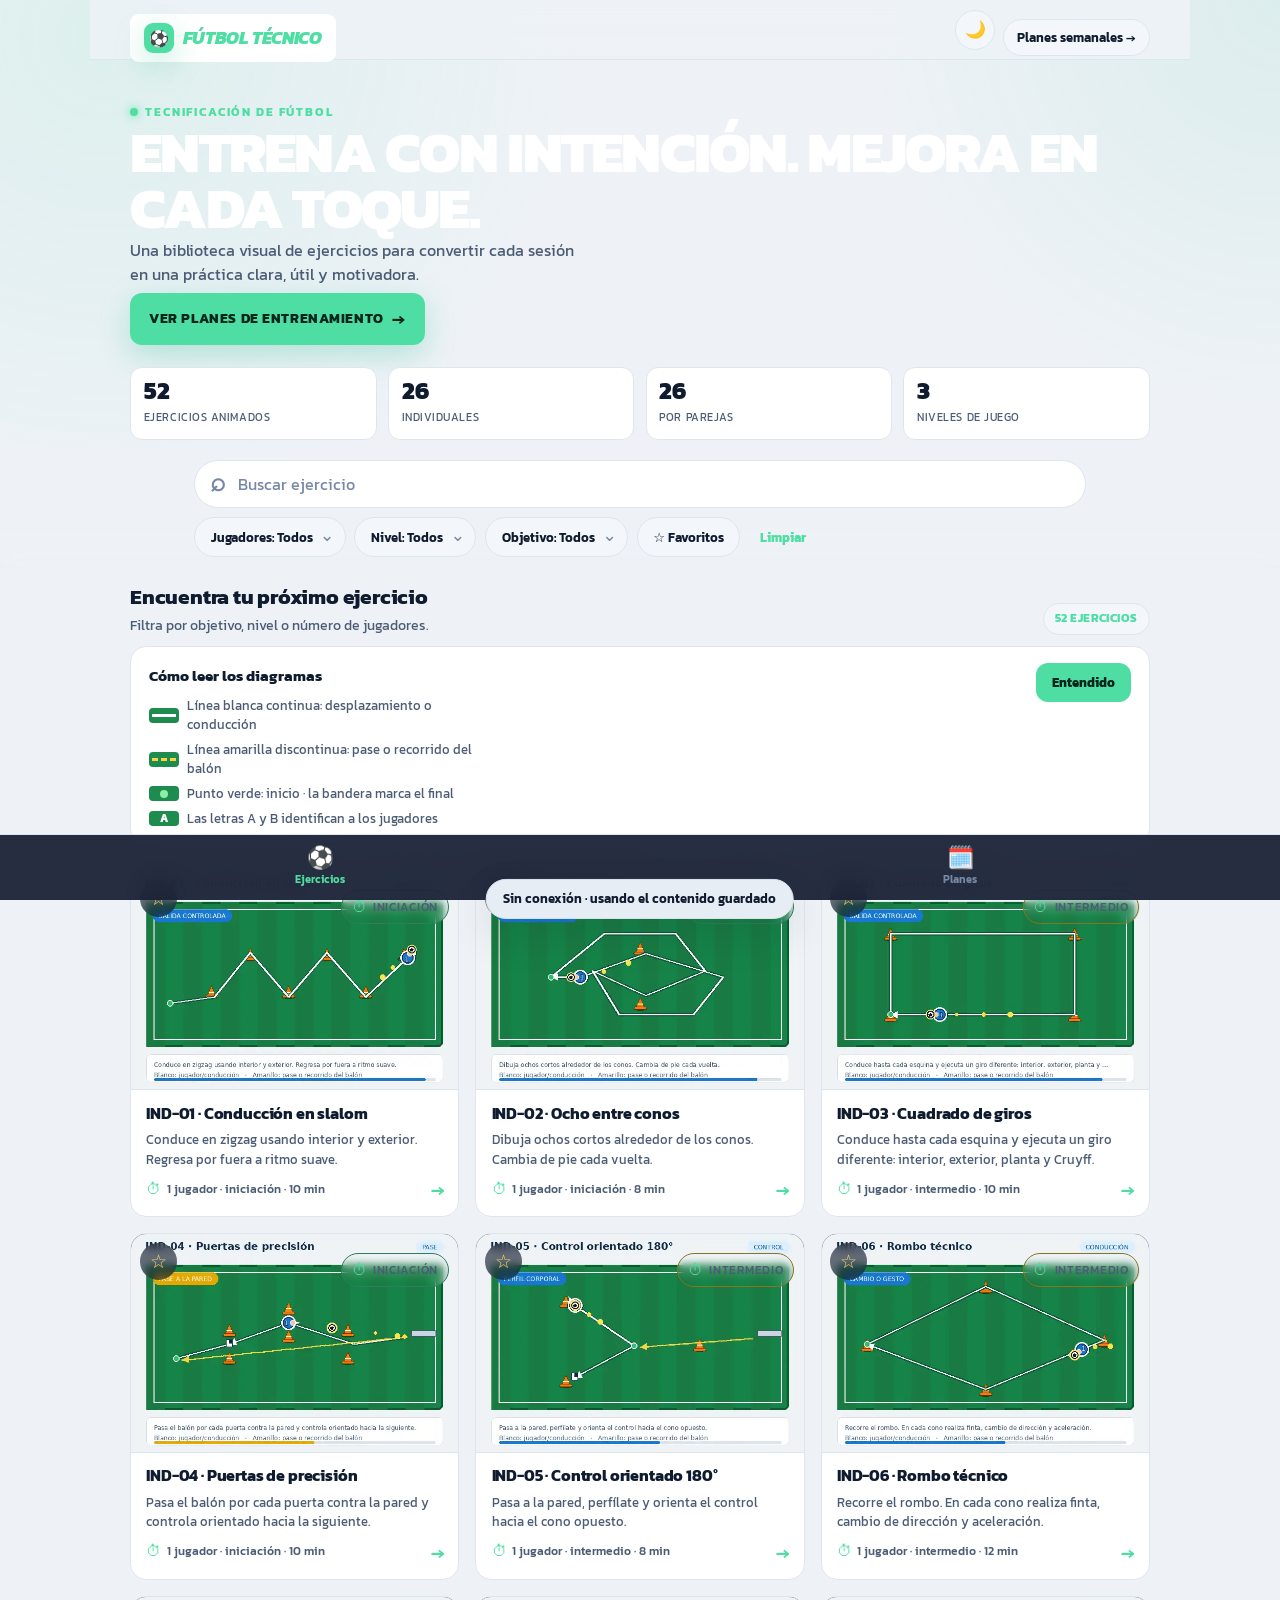
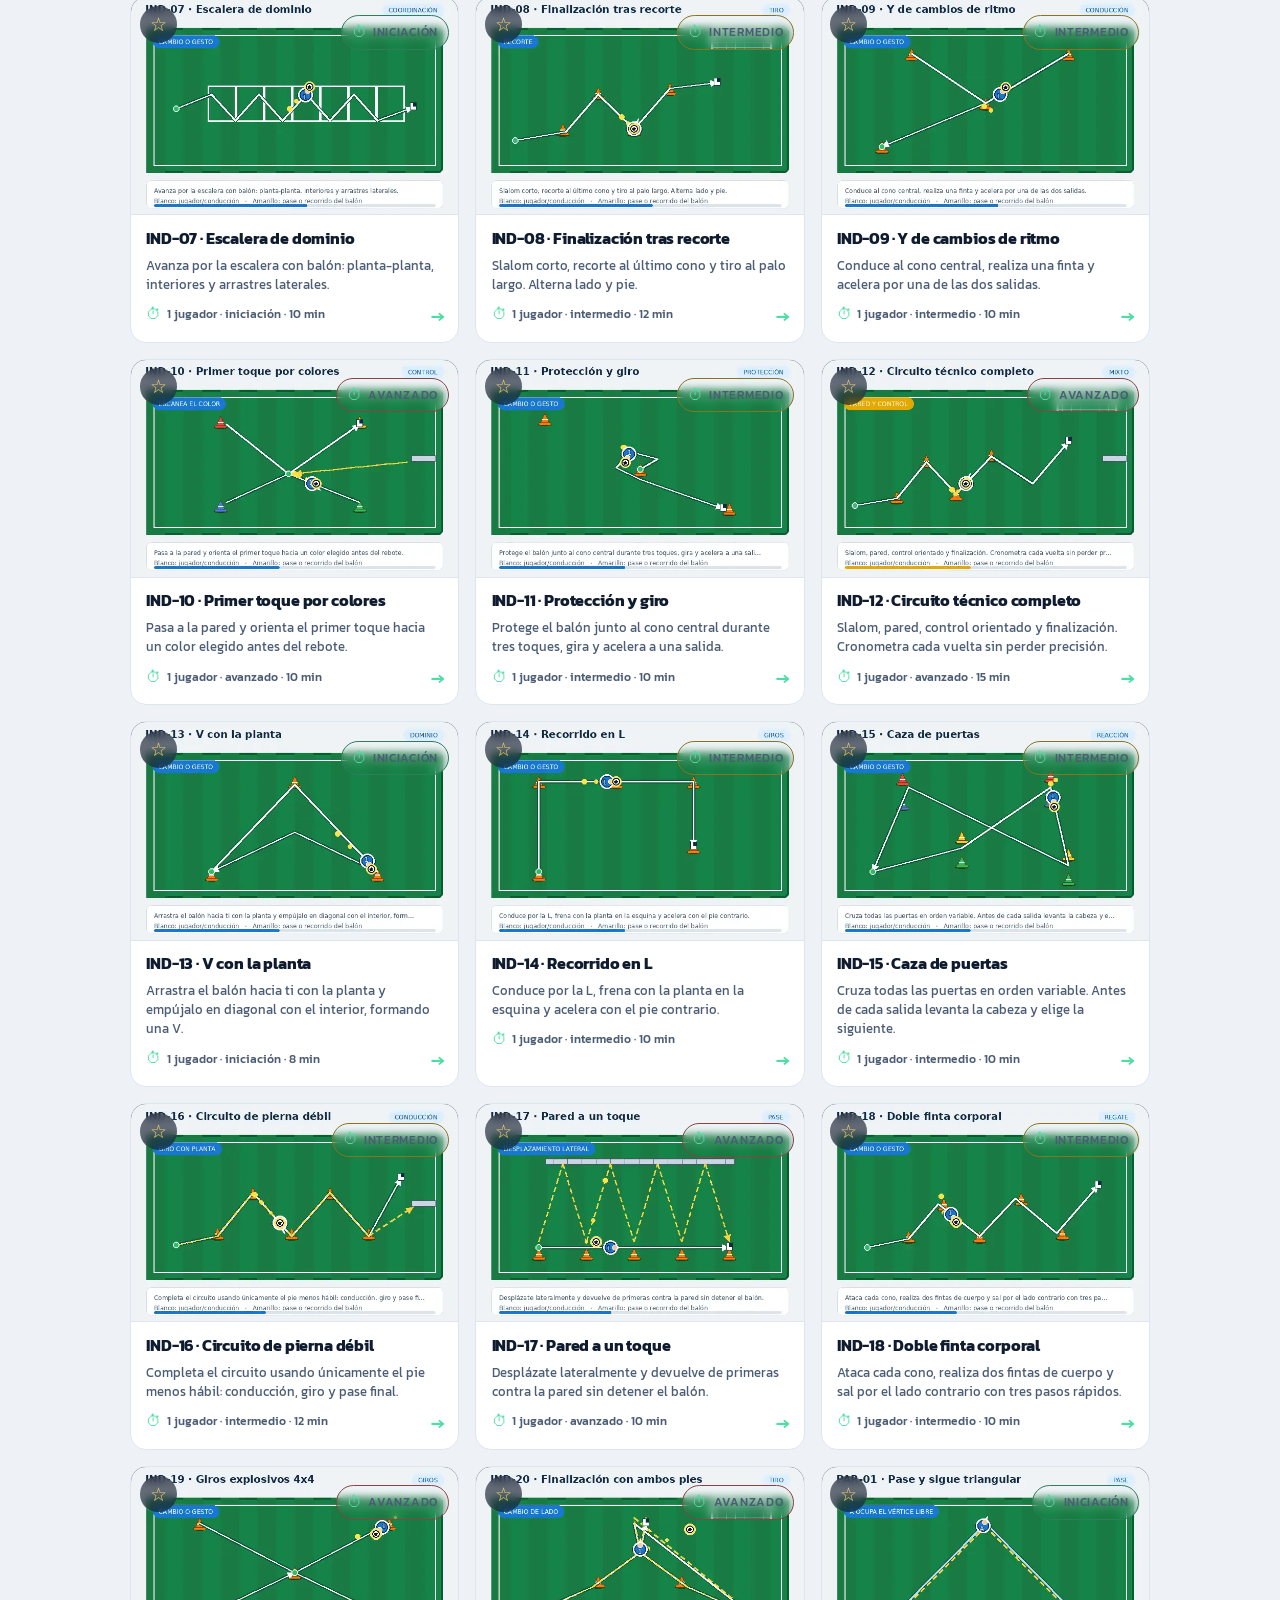
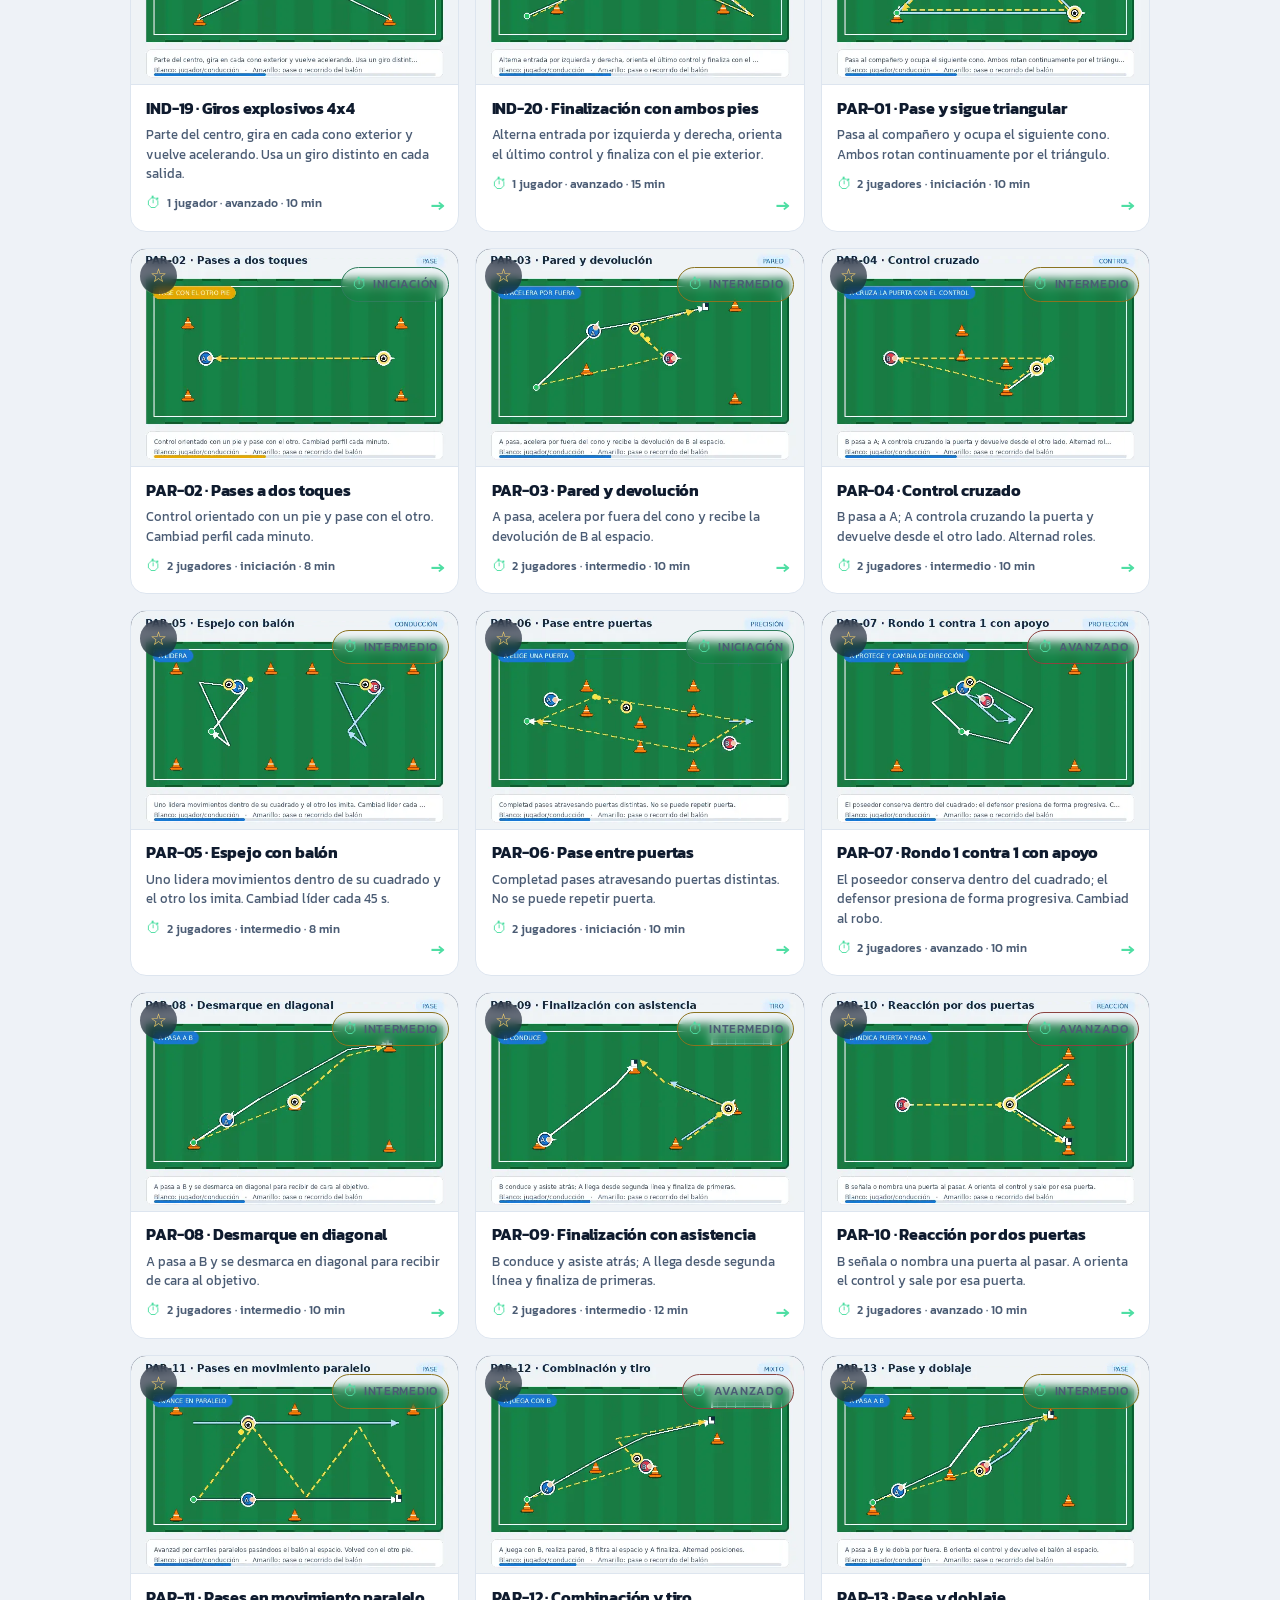
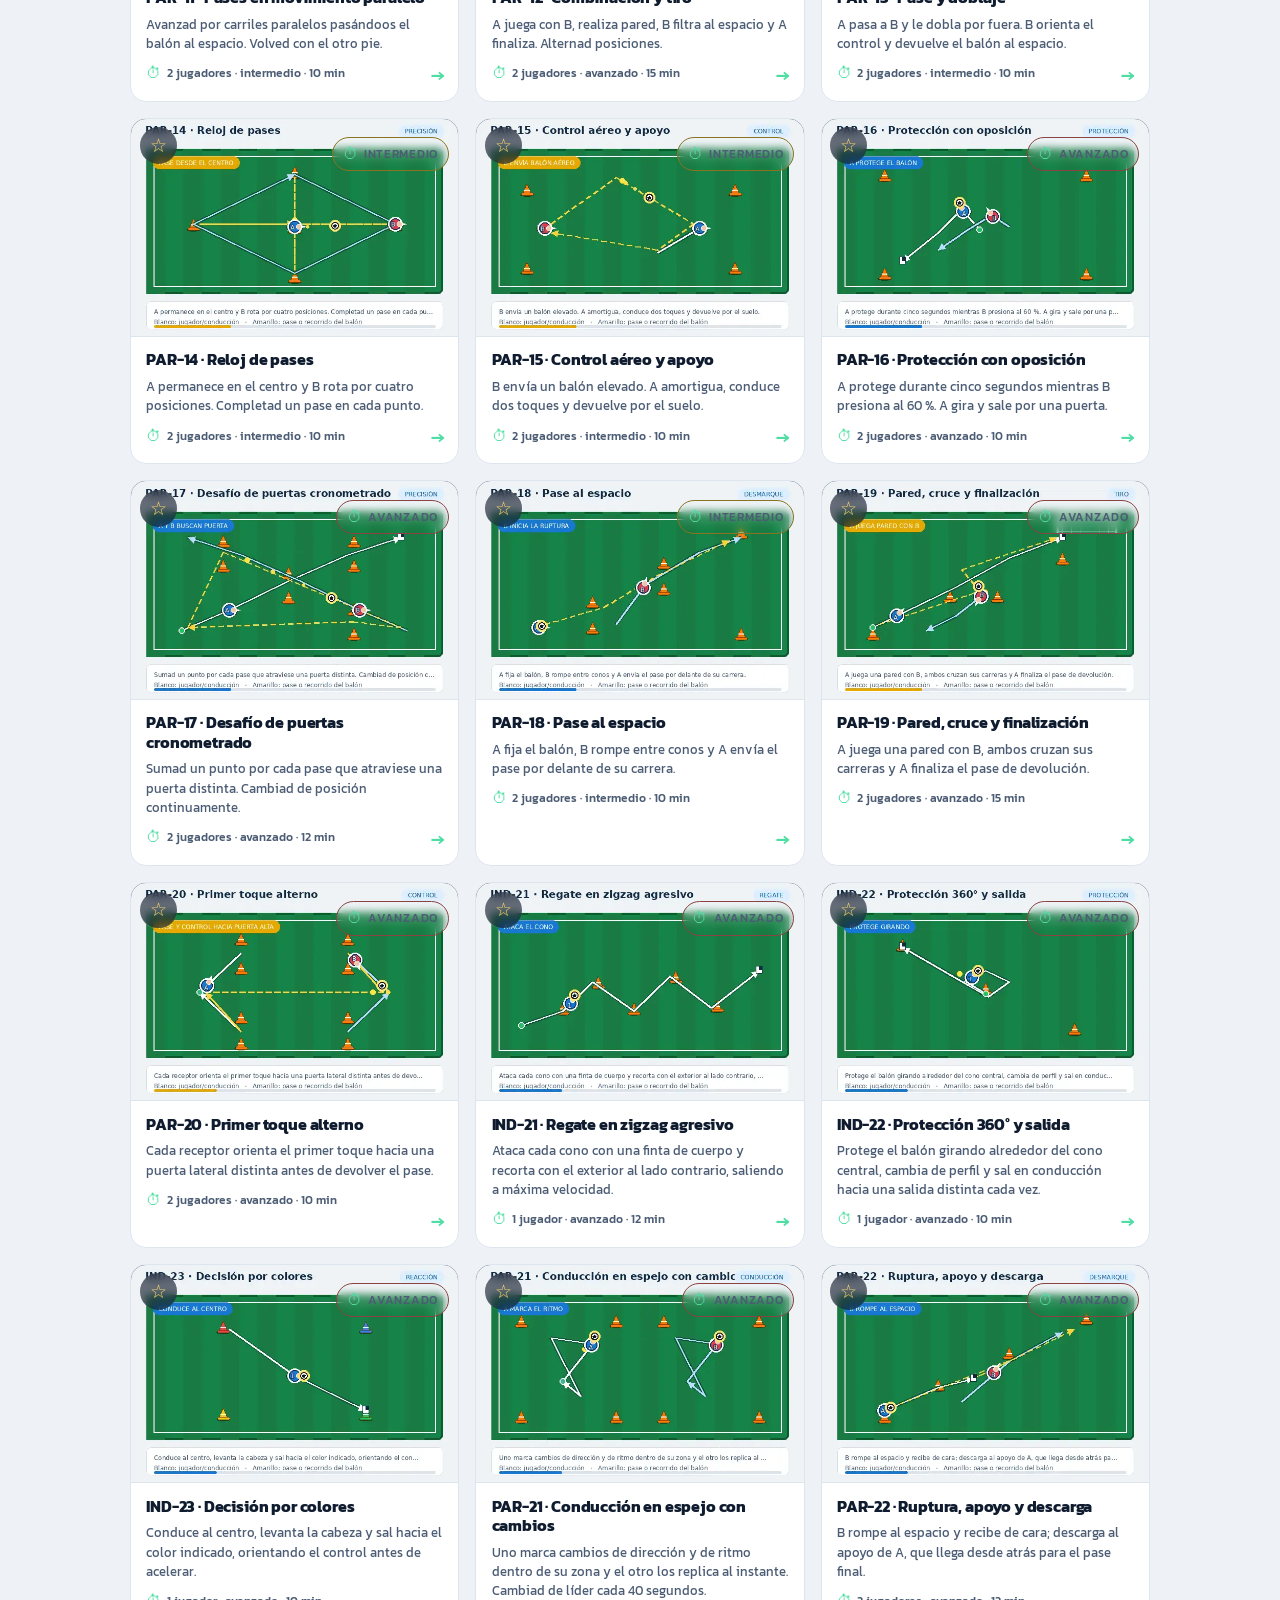
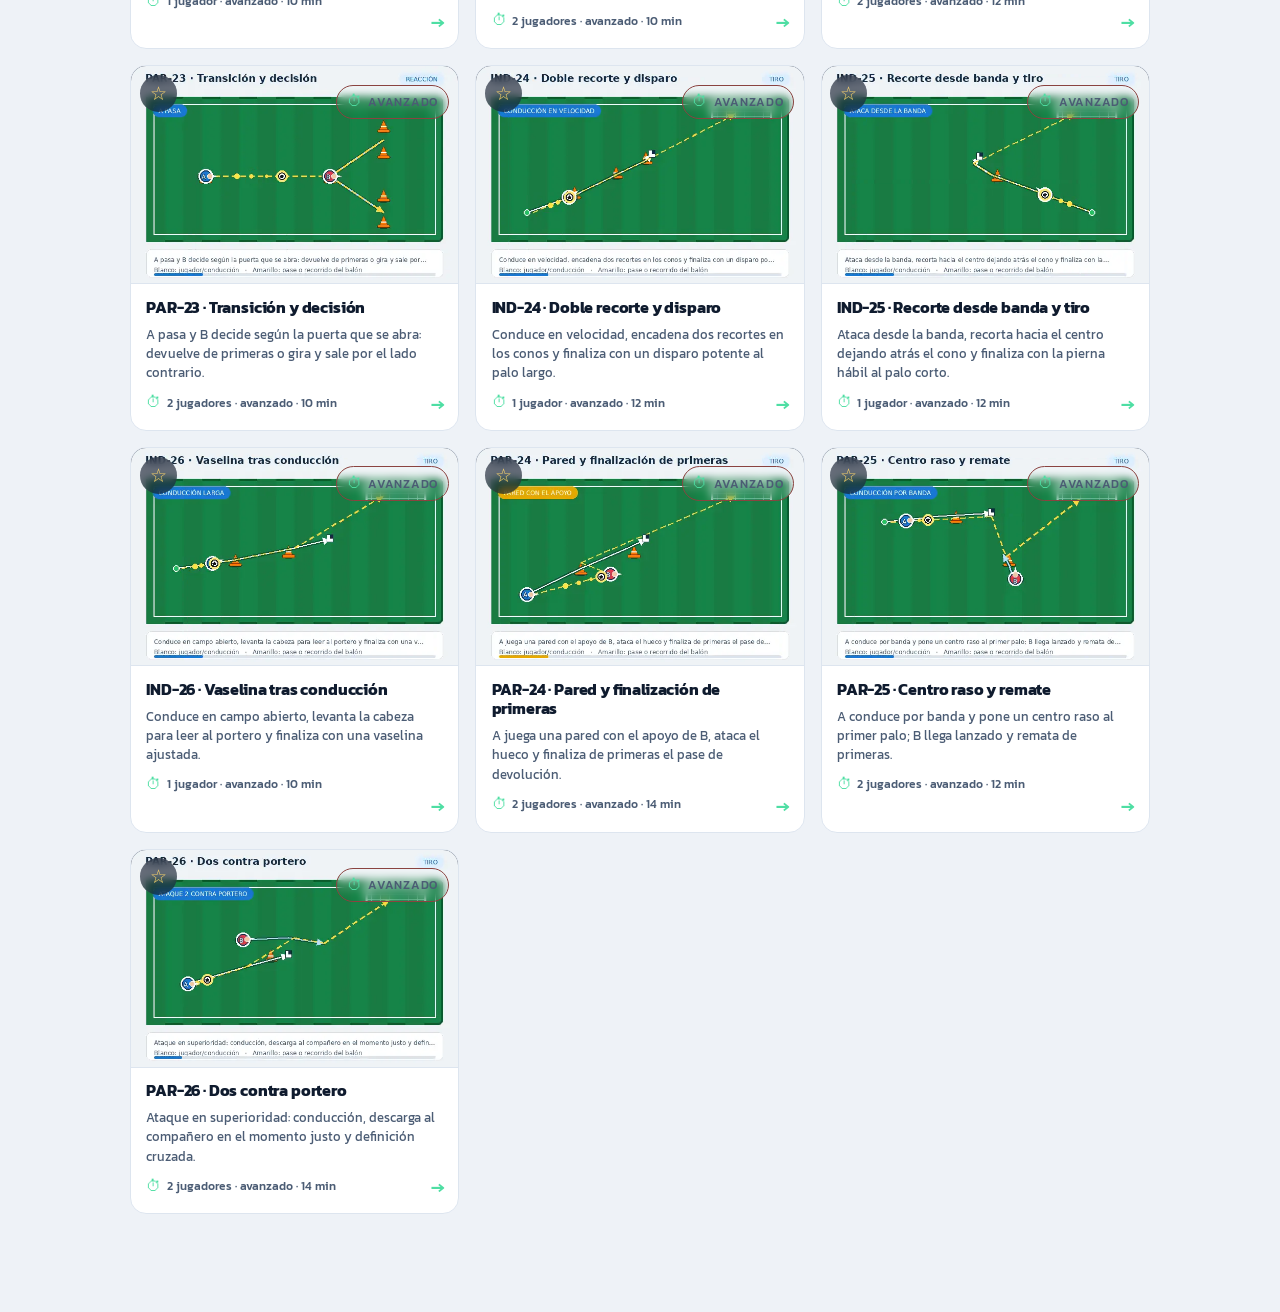
<file: index.html>
<!doctype html><html lang="es"><meta charset="utf-8"><meta name="viewport" content="width=device-width,initial-scale=1,viewport-fit=cover"><meta name="description" content="Biblioteca visual de tecnificación de fútbol: 52 ejercicios animados con filtros por objetivo, nivel y número de jugadores."><meta name="theme-color" content="#0b1326"><script>try{var _t=JSON.parse(localStorage.getItem('ft:tema'));document.documentElement.dataset.theme=_t||'dark'}catch(e){}</script><link rel="preconnect" href="https://fonts.googleapis.com"><link rel="preconnect" href="https://fonts.gstatic.com" crossorigin><link href="https://fonts.googleapis.com/css2?family=Kanit:ital,wght@0,300;0,400;0,500;0,600;0,700;0,800;1,600;1,800&display=swap" rel="stylesheet" media="print" onload="this.media='all'"><noscript><link href="https://fonts.googleapis.com/css2?family=Kanit:wght@300;400;500;600;700;800&display=swap" rel="stylesheet"></noscript><link rel="manifest" href="manifest.webmanifest"><link rel="icon" type="image/png" href="icon-192.png"><link rel="apple-touch-icon" href="apple-touch-icon.png"><title>Tecnificación de fútbol · SVG + GIF</title><style>*{box-sizing:border-box}body{margin:0;font:16px system-ui;background:#eef3f6;color:#102a43}header{background:linear-gradient(135deg,#102a43,#145da0);color:white;padding:30px max(20px,5vw)}h1{margin:0 0 8px}header p{margin:0;color:#dceeff}header a{display:inline-block;margin-top:16px;padding:9px 14px;border-radius:9px;background:white;color:#145da0;text-decoration:none;font-weight:700}.filters{position:sticky;top:0;background:#fffe;padding:14px max(20px,5vw);display:flex;flex-wrap:wrap;gap:10px;box-shadow:0 2px 12px #0002;z-index:2;backdrop-filter:blur(10px)}select{padding:10px;border:1px solid #ccd6df;border-radius:8px;background:white}main{padding:24px max(20px,5vw);display:grid;grid-template-columns:repeat(auto-fit,minmax(320px,1fr));gap:18px}.card{background:white;border-radius:16px;overflow:hidden;box-shadow:0 6px 24px #102a4318;transition:.2s}.card:hover{transform:translateY(-3px);box-shadow:0 10px 30px #102a4328}.card img{width:100%;display:block}.card div{padding:14px}.card span{display:block;color:#486581;margin-top:6px}.card p{font-size:14px;line-height:1.45}.hide{display:none}</style><link rel="stylesheet" href="ui.css"><header><h1>Tecnificación de fútbol</h1><p>52 ejercicios animados: 26 individuales y 26 por parejas</p><a href="planes.html">Ver planes de 3 días por semana</a></header><div class="filters"><select id="p"><option value="">Jugadores: todos</option><option value="1">1 jugador</option><option value="2">2 jugadores</option></select><select id="n"><option value="">Nivel: todos</option><option>iniciación</option><option>intermedio</option><option>avanzado</option></select><select id="o"><option value="">Objetivo: todos</option><option>conducción</option><option>giros</option><option>pase</option><option>control</option><option>coordinación</option><option>tiro</option><option>protección</option><option>mixto</option><option>dominio</option><option>reacción</option><option>regate</option><option>pared</option><option>precisión</option><option>desmarque</option></select></div><main><article class="card" data-p="1" data-o="conducción" data-n="iniciación"><img loading="lazy" src="webp/ind-01-conduccion-en-slalom.webp" alt="Conducción en slalom"><div><b>IND-01 · Conducción en slalom</b><span>1 jugador · iniciación · 10 min</span><p>Conduce en zigzag usando interior y exterior. Regresa por fuera a ritmo suave.</p><p><b>Secuencia:</b> Conducción técnica → Cambio o gesto → Salida controlada</p></div></article><article class="card" data-p="1" data-o="conducción" data-n="iniciación"><img loading="lazy" src="webp/ind-02-ocho-entre-conos.webp" alt="Ocho entre conos"><div><b>IND-02 · Ocho entre conos</b><span>1 jugador · iniciación · 8 min</span><p>Dibuja ochos cortos alrededor de los conos. Cambia de pie cada vuelta.</p><p><b>Secuencia:</b> Conducción técnica → Cambio o gesto → Salida controlada</p></div></article><article class="card" data-p="1" data-o="giros" data-n="intermedio"><img loading="lazy" src="webp/ind-03-cuadrado-de-giros.webp" alt="Cuadrado de giros"><div><b>IND-03 · Cuadrado de giros</b><span>1 jugador · intermedio · 10 min</span><p>Conduce hasta cada esquina y ejecuta un giro diferente: interior, exterior, planta y Cruyff.</p><p><b>Secuencia:</b> Conducción técnica → Cambio o gesto → Salida controlada</p></div></article><article class="card" data-p="1" data-o="pase" data-n="iniciación"><img loading="lazy" src="webp/ind-04-puertas-de-precision.webp" alt="Puertas de precisión"><div><b>IND-04 · Puertas de precisión</b><span>1 jugador · iniciación · 10 min</span><p>Pasa el balón por cada puerta contra la pared y controla orientado hacia la siguiente.</p><p><b>Secuencia:</b> Conduce a la puerta → Pase a la pared → Control hacia la siguiente</p></div></article><article class="card" data-p="1" data-o="control" data-n="intermedio"><img loading="lazy" src="webp/ind-05-control-orientado-180-.webp" alt="Control orientado 180°"><div><b>IND-05 · Control orientado 180°</b><span>1 jugador · intermedio · 8 min</span><p>Pasa a la pared, perfílate y orienta el control hacia el cono opuesto.</p><p><b>Secuencia:</b> Pase a la pared → Perfil corporal → Control orientado 180°</p></div></article><article class="card" data-p="1" data-o="conducción" data-n="intermedio"><img loading="lazy" src="webp/ind-06-rombo-tecnico.webp" alt="Rombo técnico"><div><b>IND-06 · Rombo técnico</b><span>1 jugador · intermedio · 12 min</span><p>Recorre el rombo. En cada cono realiza finta, cambio de dirección y aceleración.</p><p><b>Secuencia:</b> Conducción técnica → Cambio o gesto → Salida controlada</p></div></article><article class="card" data-p="1" data-o="coordinación" data-n="iniciación"><img loading="lazy" src="webp/ind-07-escalera-de-dominio.webp" alt="Escalera de dominio"><div><b>IND-07 · Escalera de dominio</b><span>1 jugador · iniciación · 10 min</span><p>Avanza por la escalera con balón: planta-planta, interiores y arrastres laterales.</p><p><b>Secuencia:</b> Conducción técnica → Cambio o gesto → Salida controlada</p></div></article><article class="card" data-p="1" data-o="tiro" data-n="intermedio"><img loading="lazy" src="webp/ind-08-finalizacion-tras-recorte.webp" alt="Finalización tras recorte"><div><b>IND-08 · Finalización tras recorte</b><span>1 jugador · intermedio · 12 min</span><p>Slalom corto, recorte al último cono y tiro al palo largo. Alterna lado y pie.</p><p><b>Secuencia:</b> Slalom → Recorte → Tiro al palo largo</p></div></article><article class="card" data-p="1" data-o="conducción" data-n="intermedio"><img loading="lazy" src="webp/ind-09-y-de-cambios-de-ritmo.webp" alt="Y de cambios de ritmo"><div><b>IND-09 · Y de cambios de ritmo</b><span>1 jugador · intermedio · 10 min</span><p>Conduce al cono central, realiza una finta y acelera por una de las dos salidas.</p><p><b>Secuencia:</b> Conducción técnica → Cambio o gesto → Salida controlada</p></div></article><article class="card" data-p="1" data-o="control" data-n="avanzado"><img loading="lazy" src="webp/ind-10-primer-toque-por-colores.webp" alt="Primer toque por colores"><div><b>IND-10 · Primer toque por colores</b><span>1 jugador · avanzado · 10 min</span><p>Pasa a la pared y orienta el primer toque hacia un color elegido antes del rebote.</p><p><b>Secuencia:</b> Pase a la pared → Escanea el color → Primer toque hacia la puerta</p></div></article><article class="card" data-p="1" data-o="protección" data-n="intermedio"><img loading="lazy" src="webp/ind-11-proteccion-y-giro.webp" alt="Protección y giro"><div><b>IND-11 · Protección y giro</b><span>1 jugador · intermedio · 10 min</span><p>Protege el balón junto al cono central durante tres toques, gira y acelera a una salida.</p><p><b>Secuencia:</b> Conducción técnica → Cambio o gesto → Salida controlada</p></div></article><article class="card" data-p="1" data-o="mixto" data-n="avanzado"><img loading="lazy" src="webp/ind-12-circuito-tecnico-completo.webp" alt="Circuito técnico completo"><div><b>IND-12 · Circuito técnico completo</b><span>1 jugador · avanzado · 15 min</span><p>Slalom, pared, control orientado y finalización. Cronometra cada vuelta sin perder precisión.</p><p><b>Secuencia:</b> Slalom → Pared y control → Finalización</p></div></article><article class="card" data-p="1" data-o="dominio" data-n="iniciación"><img loading="lazy" src="webp/ind-13-v-con-la-planta.webp" alt="V con la planta"><div><b>IND-13 · V con la planta</b><span>1 jugador · iniciación · 8 min</span><p>Arrastra el balón hacia ti con la planta y empújalo en diagonal con el interior, formando una V.</p><p><b>Secuencia:</b> Conducción técnica → Cambio o gesto → Salida controlada</p></div></article><article class="card" data-p="1" data-o="giros" data-n="intermedio"><img loading="lazy" src="webp/ind-14-recorrido-en-l.webp" alt="Recorrido en L"><div><b>IND-14 · Recorrido en L</b><span>1 jugador · intermedio · 10 min</span><p>Conduce por la L, frena con la planta en la esquina y acelera con el pie contrario.</p><p><b>Secuencia:</b> Conducción técnica → Cambio o gesto → Salida controlada</p></div></article><article class="card" data-p="1" data-o="reacción" data-n="intermedio"><img loading="lazy" src="webp/ind-15-caza-de-puertas.webp" alt="Caza de puertas"><div><b>IND-15 · Caza de puertas</b><span>1 jugador · intermedio · 10 min</span><p>Cruza todas las puertas en orden variable. Antes de cada salida levanta la cabeza y elige la siguiente.</p><p><b>Secuencia:</b> Conducción técnica → Cambio o gesto → Salida controlada</p></div></article><article class="card" data-p="1" data-o="conducción" data-n="intermedio"><img loading="lazy" src="webp/ind-16-circuito-de-pierna-debil.webp" alt="Circuito de pierna débil"><div><b>IND-16 · Circuito de pierna débil</b><span>1 jugador · intermedio · 12 min</span><p>Completa el circuito usando únicamente el pie menos hábil: conducción, giro y pase final.</p><p><b>Secuencia:</b> Solo pie débil → Giro con planta → Pase final</p></div></article><article class="card" data-p="1" data-o="pase" data-n="avanzado"><img loading="lazy" src="webp/ind-17-pared-a-un-toque.webp" alt="Pared a un toque"><div><b>IND-17 · Pared a un toque</b><span>1 jugador · avanzado · 10 min</span><p>Desplázate lateralmente y devuelve de primeras contra la pared sin detener el balón.</p><p><b>Secuencia:</b> Pase de primeras → Desplazamiento lateral → Repite sin detener el balón</p></div></article><article class="card" data-p="1" data-o="regate" data-n="intermedio"><img loading="lazy" src="webp/ind-18-doble-finta-corporal.webp" alt="Doble finta corporal"><div><b>IND-18 · Doble finta corporal</b><span>1 jugador · intermedio · 10 min</span><p>Ataca cada cono, realiza dos fintas de cuerpo y sal por el lado contrario con tres pasos rápidos.</p><p><b>Secuencia:</b> Conducción técnica → Cambio o gesto → Salida controlada</p></div></article><article class="card" data-p="1" data-o="giros" data-n="avanzado"><img loading="lazy" src="webp/ind-19-giros-explosivos-4x4.webp" alt="Giros explosivos 4x4"><div><b>IND-19 · Giros explosivos 4x4</b><span>1 jugador · avanzado · 10 min</span><p>Parte del centro, gira en cada cono exterior y vuelve acelerando. Usa un giro distinto en cada salida.</p><p><b>Secuencia:</b> Conducción técnica → Cambio o gesto → Salida controlada</p></div></article><article class="card" data-p="1" data-o="tiro" data-n="avanzado"><img loading="lazy" src="webp/ind-20-finalizacion-con-ambos-pies.webp" alt="Finalización con ambos pies"><div><b>IND-20 · Finalización con ambos pies</b><span>1 jugador · avanzado · 15 min</span><p>Alterna entrada por izquierda y derecha, orienta el último control y finaliza con el pie exterior.</p><p><b>Secuencia:</b> Entrada izquierda y tiro → Cambio de lado → Entrada derecha y tiro</p></div></article><article class="card" data-p="2" data-o="pase" data-n="iniciación"><img loading="lazy" src="webp/par-01-pase-y-sigue-triangular.webp" alt="Pase y sigue triangular"><div><b>PAR-01 · Pase y sigue triangular</b><span>2 jugadores · iniciación · 10 min</span><p>Pasa al compañero y ocupa el siguiente cono. Ambos rotan continuamente por el triángulo.</p><p><b>Secuencia:</b> A pasa a B → A ocupa el vértice libre → B pasa a A</p></div></article><article class="card" data-p="2" data-o="pase" data-n="iniciación"><img loading="lazy" src="webp/par-02-pases-a-dos-toques.webp" alt="Pases a dos toques"><div><b>PAR-02 · Pases a dos toques</b><span>2 jugadores · iniciación · 8 min</span><p>Control orientado con un pie y pase con el otro. Cambiad perfil cada minuto.</p><p><b>Secuencia:</b> Control orientado → Pase con el otro pie → Cambio de receptor</p></div></article><article class="card" data-p="2" data-o="pared" data-n="intermedio"><img loading="lazy" src="webp/par-03-pared-y-devolucion.webp" alt="Pared y devolución"><div><b>PAR-03 · Pared y devolución</b><span>2 jugadores · intermedio · 10 min</span><p>A pasa, acelera por fuera del cono y recibe la devolución de B al espacio.</p><p><b>Secuencia:</b> A pasa a B → A acelera por fuera → B devuelve al espacio</p></div></article><article class="card" data-p="2" data-o="control" data-n="intermedio"><img loading="lazy" src="webp/par-04-control-cruzado.webp" alt="Control cruzado"><div><b>PAR-04 · Control cruzado</b><span>2 jugadores · intermedio · 10 min</span><p>B pasa a A; A controla cruzando la puerta y devuelve desde el otro lado. Alternad roles.</p><p><b>Secuencia:</b> B pasa a A → A cruza la puerta con el control → A devuelve a B</p></div></article><article class="card" data-p="2" data-o="conducción" data-n="intermedio"><img loading="lazy" src="webp/par-05-espejo-con-balon.webp" alt="Espejo con balón"><div><b>PAR-05 · Espejo con balón</b><span>2 jugadores · intermedio · 8 min</span><p>Uno lidera movimientos dentro de su cuadrado y el otro los imita. Cambiad líder cada 45 s.</p><p><b>Secuencia:</b> A lidera → B copia el gesto → Cambio de dirección sincronizado</p></div></article><article class="card" data-p="2" data-o="precisión" data-n="iniciación"><img loading="lazy" src="webp/par-06-pase-entre-puertas.webp" alt="Pase entre puertas"><div><b>PAR-06 · Pase entre puertas</b><span>2 jugadores · iniciación · 10 min</span><p>Completad pases atravesando puertas distintas. No se puede repetir puerta.</p><p><b>Secuencia:</b> A elige una puerta → Pase a B → B cambia de puerta y devuelve</p></div></article><article class="card" data-p="2" data-o="protección" data-n="avanzado"><img loading="lazy" src="webp/par-07-rondo-1-contra-1-con-apoyo.webp" alt="Rondo 1 contra 1 con apoyo"><div><b>PAR-07 · Rondo 1 contra 1 con apoyo</b><span>2 jugadores · avanzado · 10 min</span><p>El poseedor conserva dentro del cuadrado; el defensor presiona de forma progresiva. Cambiad al robo.</p><p><b>Secuencia:</b> A protege y cambia de dirección → B presiona progresivamente → Cambio de rol al robo</p></div></article><article class="card" data-p="2" data-o="pase" data-n="intermedio"><img loading="lazy" src="webp/par-08-desmarque-en-diagonal.webp" alt="Desmarque en diagonal"><div><b>PAR-08 · Desmarque en diagonal</b><span>2 jugadores · intermedio · 10 min</span><p>A pasa a B y se desmarca en diagonal para recibir de cara al objetivo.</p><p><b>Secuencia:</b> A pasa a B → A se desmarca en diagonal → B devuelve al espacio</p></div></article><article class="card" data-p="2" data-o="tiro" data-n="intermedio"><img loading="lazy" src="webp/par-09-finalizacion-con-asistencia.webp" alt="Finalización con asistencia"><div><b>PAR-09 · Finalización con asistencia</b><span>2 jugadores · intermedio · 12 min</span><p>B conduce y asiste atrás; A llega desde segunda línea y finaliza de primeras.</p><p><b>Secuencia:</b> B conduce → Asistencia atrás → A llega y finaliza</p></div></article><article class="card" data-p="2" data-o="reacción" data-n="avanzado"><img loading="lazy" src="webp/par-10-reaccion-por-dos-puertas.webp" alt="Reacción por dos puertas"><div><b>PAR-10 · Reacción por dos puertas</b><span>2 jugadores · avanzado · 10 min</span><p>B señala o nombra una puerta al pasar. A orienta el control y sale por esa puerta.</p><p><b>Secuencia:</b> B indica puerta y pasa → A orienta el control → A sale por la puerta</p></div></article><article class="card" data-p="2" data-o="pase" data-n="intermedio"><img loading="lazy" src="webp/par-11-pases-en-movimiento-paralelo.webp" alt="Pases en movimiento paralelo"><div><b>PAR-11 · Pases en movimiento paralelo</b><span>2 jugadores · intermedio · 10 min</span><p>Avanzad por carriles paralelos pasándoos el balón al espacio. Volved con el otro pie.</p><p><b>Secuencia:</b> Avance en paralelo → Pase al espacio → Receptor acompaña la carrera</p></div></article><article class="card" data-p="2" data-o="mixto" data-n="avanzado"><img loading="lazy" src="webp/par-12-combinacion-y-tiro.webp" alt="Combinación y tiro"><div><b>PAR-12 · Combinación y tiro</b><span>2 jugadores · avanzado · 15 min</span><p>A juega con B, realiza pared, B filtra al espacio y A finaliza. Alternad posiciones.</p><p><b>Secuencia:</b> A juega con B → Pared y desmarque → A controla y finaliza</p></div></article><article class="card" data-p="2" data-o="pase" data-n="intermedio"><img loading="lazy" src="webp/par-13-pase-y-doblaje.webp" alt="Pase y doblaje"><div><b>PAR-13 · Pase y doblaje</b><span>2 jugadores · intermedio · 10 min</span><p>A pasa a B y le dobla por fuera. B orienta el control y devuelve el balón al espacio.</p><p><b>Secuencia:</b> A pasa a B → A dobla por fuera → B devuelve al espacio</p></div></article><article class="card" data-p="2" data-o="precisión" data-n="intermedio"><img loading="lazy" src="webp/par-14-reloj-de-pases.webp" alt="Reloj de pases"><div><b>PAR-14 · Reloj de pases</b><span>2 jugadores · intermedio · 10 min</span><p>A permanece en el centro y B rota por cuatro posiciones. Completad un pase en cada punto.</p><p><b>Secuencia:</b> Pase desde el centro → B cambia de posición → Devolución y siguiente punto</p></div></article><article class="card" data-p="2" data-o="control" data-n="intermedio"><img loading="lazy" src="webp/par-15-control-aereo-y-apoyo.webp" alt="Control aéreo y apoyo"><div><b>PAR-15 · Control aéreo y apoyo</b><span>2 jugadores · intermedio · 10 min</span><p>B envía un balón elevado. A amortigua, conduce dos toques y devuelve por el suelo.</p><p><b>Secuencia:</b> B envía balón aéreo → A amortigua y conduce → Devolución por el suelo</p></div></article><article class="card" data-p="2" data-o="protección" data-n="avanzado"><img loading="lazy" src="webp/par-16-proteccion-con-oposicion.webp" alt="Protección con oposición"><div><b>PAR-16 · Protección con oposición</b><span>2 jugadores · avanzado · 10 min</span><p>A protege durante cinco segundos mientras B presiona al 60 %. A gira y sale por una puerta.</p><p><b>Secuencia:</b> A protege el balón → B presiona sin robar → A gira y sale por la puerta</p></div></article><article class="card" data-p="2" data-o="precisión" data-n="avanzado"><img loading="lazy" src="webp/par-17-desafio-de-puertas-cronometrado.webp" alt="Desafío de puertas cronometrado"><div><b>PAR-17 · Desafío de puertas cronometrado</b><span>2 jugadores · avanzado · 12 min</span><p>Sumad un punto por cada pase que atraviese una puerta distinta. Cambiad de posición continuamente.</p><p><b>Secuencia:</b> A y B buscan puerta → Pase válido suma punto → Reposición para otra puerta</p></div></article><article class="card" data-p="2" data-o="desmarque" data-n="intermedio"><img loading="lazy" src="webp/par-18-pase-al-espacio.webp" alt="Pase al espacio"><div><b>PAR-18 · Pase al espacio</b><span>2 jugadores · intermedio · 10 min</span><p>A fija el balón, B rompe entre conos y A envía el pase por delante de su carrera.</p><p><b>Secuencia:</b> B inicia la ruptura → A espera y temporiza → Pase por delante de B</p></div></article><article class="card" data-p="2" data-o="tiro" data-n="avanzado"><img loading="lazy" src="webp/par-19-pared-cruce-y-finalizacion.webp" alt="Pared, cruce y finalización"><div><b>PAR-19 · Pared, cruce y finalización</b><span>2 jugadores · avanzado · 15 min</span><p>A juega una pared con B, ambos cruzan sus carreras y A finaliza el pase de devolución.</p><p><b>Secuencia:</b> A juega pared con B → Carreras cruzadas → Devolución y tiro</p></div></article><article class="card" data-p="2" data-o="control" data-n="avanzado"><img loading="lazy" src="webp/par-20-primer-toque-alterno.webp" alt="Primer toque alterno"><div><b>PAR-20 · Primer toque alterno</b><span>2 jugadores · avanzado · 10 min</span><p>Cada receptor orienta el primer toque hacia una puerta lateral distinta antes de devolver el pase.</p><p><b>Secuencia:</b> Pase y control hacia puerta alta → Devolución → Control alterno hacia puerta baja</p></div></article><article class="card" data-p="1" data-o="regate" data-n="avanzado"><img loading="lazy" src="webp/ind-21-regate-en-zigzag-agresivo.webp" alt="Regate en zigzag agresivo"><div><b>IND-21 · Regate en zigzag agresivo</b><span>1 jugador · avanzado · 12 min</span><p>Ataca cada cono con una finta de cuerpo y recorta con el exterior al lado contrario, saliendo a máxima velocidad.</p><p><b>Secuencia:</b> Ataca el cono → Finta y recorte → Salida en velocidad</p></div></article><article class="card" data-p="1" data-o="protección" data-n="avanzado"><img loading="lazy" src="webp/ind-22-proteccion-360-y-salida.webp" alt="Protección 360° y salida"><div><b>IND-22 · Protección 360° y salida</b><span>1 jugador · avanzado · 10 min</span><p>Protege el balón girando alrededor del cono central, cambia de perfil y sal en conducción hacia una salida distinta cada vez.</p><p><b>Secuencia:</b> Protege girando → Cambia de perfil → Sal en conducción</p></div></article><article class="card" data-p="1" data-o="reacción" data-n="avanzado"><img loading="lazy" src="webp/ind-23-decision-por-colores.webp" alt="Decisión por colores"><div><b>IND-23 · Decisión por colores</b><span>1 jugador · avanzado · 10 min</span><p>Conduce al centro, levanta la cabeza y sal hacia el color indicado, orientando el control antes de acelerar.</p><p><b>Secuencia:</b> Conduce al centro → Lee el color → Sal orientado</p></div></article><article class="card" data-p="2" data-o="conducción" data-n="avanzado"><img loading="lazy" src="webp/par-21-conduccion-en-espejo-con-cambios.webp" alt="Conducción en espejo con cambios"><div><b>PAR-21 · Conducción en espejo con cambios</b><span>2 jugadores · avanzado · 10 min</span><p>Uno marca cambios de dirección y de ritmo dentro de su zona y el otro los replica al instante. Cambiad de líder cada 40 segundos.</p><p><b>Secuencia:</b> A marca el ritmo → B replica el gesto → Cambio sincronizado</p></div></article><article class="card" data-p="2" data-o="desmarque" data-n="avanzado"><img loading="lazy" src="webp/par-22-ruptura-apoyo-y-descarga.webp" alt="Ruptura, apoyo y descarga"><div><b>PAR-22 · Ruptura, apoyo y descarga</b><span>2 jugadores · avanzado · 12 min</span><p>B rompe al espacio y recibe de cara; descarga al apoyo de A, que llega desde atrás para el pase final.</p><p><b>Secuencia:</b> B rompe al espacio → Recibe de cara → Descarga y pase final</p></div></article><article class="card" data-p="2" data-o="reacción" data-n="avanzado"><img loading="lazy" src="webp/par-23-transicion-y-decision.webp" alt="Transición y decisión"><div><b>PAR-23 · Transición y decisión</b><span>2 jugadores · avanzado · 10 min</span><p>A pasa y B decide según la puerta que se abra: devuelve de primeras o gira y sale por el lado contrario.</p><p><b>Secuencia:</b> A pasa → B lee la puerta → Devuelve o gira y sale</p></div></article><article class="card" data-p="1" data-o="tiro" data-n="avanzado"><img loading="lazy" src="webp/ind-24-doble-recorte-y-disparo.webp" alt="Doble recorte y disparo"><div><b>IND-24 · Doble recorte y disparo</b><span>1 jugador · avanzado · 12 min</span><p>Conduce en velocidad, encadena dos recortes en los conos y finaliza con un disparo potente al palo largo.</p><p><b>Secuencia:</b> Conducción en velocidad → Doble recorte → Disparo potente</p></div></article><article class="card" data-p="1" data-o="tiro" data-n="avanzado"><img loading="lazy" src="webp/ind-25-recorte-desde-banda-y-tiro.webp" alt="Recorte desde banda y tiro"><div><b>IND-25 · Recorte desde banda y tiro</b><span>1 jugador · avanzado · 12 min</span><p>Ataca desde la banda, recorta hacia el centro dejando atrás el cono y finaliza con la pierna hábil al palo corto.</p><p><b>Secuencia:</b> Ataca desde la banda → Recorte al centro → Tiro con la pierna hábil</p></div></article><article class="card" data-p="1" data-o="tiro" data-n="avanzado"><img loading="lazy" src="webp/ind-26-vaselina-tras-conduccion.webp" alt="Vaselina tras conducción"><div><b>IND-26 · Vaselina tras conducción</b><span>1 jugador · avanzado · 10 min</span><p>Conduce en campo abierto, levanta la cabeza para leer al portero y finaliza con una vaselina ajustada.</p><p><b>Secuencia:</b> Conducción larga → Levanta la cabeza → Vaselina al portero</p></div></article><article class="card" data-p="2" data-o="tiro" data-n="avanzado"><img loading="lazy" src="webp/par-24-pared-y-finalizacion-de-primeras.webp" alt="Pared y finalización de primeras"><div><b>PAR-24 · Pared y finalización de primeras</b><span>2 jugadores · avanzado · 14 min</span><p>A juega una pared con el apoyo de B, ataca el hueco y finaliza de primeras el pase de devolución.</p><p><b>Secuencia:</b> Pared con el apoyo → Desmarque al hueco → Finaliza de primeras</p></div></article><article class="card" data-p="2" data-o="tiro" data-n="avanzado"><img loading="lazy" src="webp/par-25-centro-raso-y-remate.webp" alt="Centro raso y remate"><div><b>PAR-25 · Centro raso y remate</b><span>2 jugadores · avanzado · 12 min</span><p>A conduce por banda y pone un centro raso al primer palo; B llega lanzado y remata de primeras.</p><p><b>Secuencia:</b> Conducción por banda → Centro raso → Remate de primeras</p></div></article><article class="card" data-p="2" data-o="tiro" data-n="avanzado"><img loading="lazy" src="webp/par-26-dos-contra-portero.webp" alt="Dos contra portero"><div><b>PAR-26 · Dos contra portero</b><span>2 jugadores · avanzado · 14 min</span><p>Ataque en superioridad: conducción, descarga al compañero en el momento justo y definición cruzada.</p><p><b>Secuencia:</b> Ataque 2 contra portero → Descarga al compañero → Definición cruzada</p></div></article></main><script>const q=s=>document.querySelector(s),f=()=>document.querySelectorAll('.card').forEach(c=>c.classList.toggle('hide',(q('#p').value&&c.dataset.p!=q('#p').value)||(q('#n').value&&c.dataset.n!=q('#n').value)||(q('#o').value&&c.dataset.o!=q('#o').value)));document.querySelectorAll('select').forEach(x=>x.onchange=f)</script><script src="data.js"></script><script defer src="ui.js"></script></html>
</file>
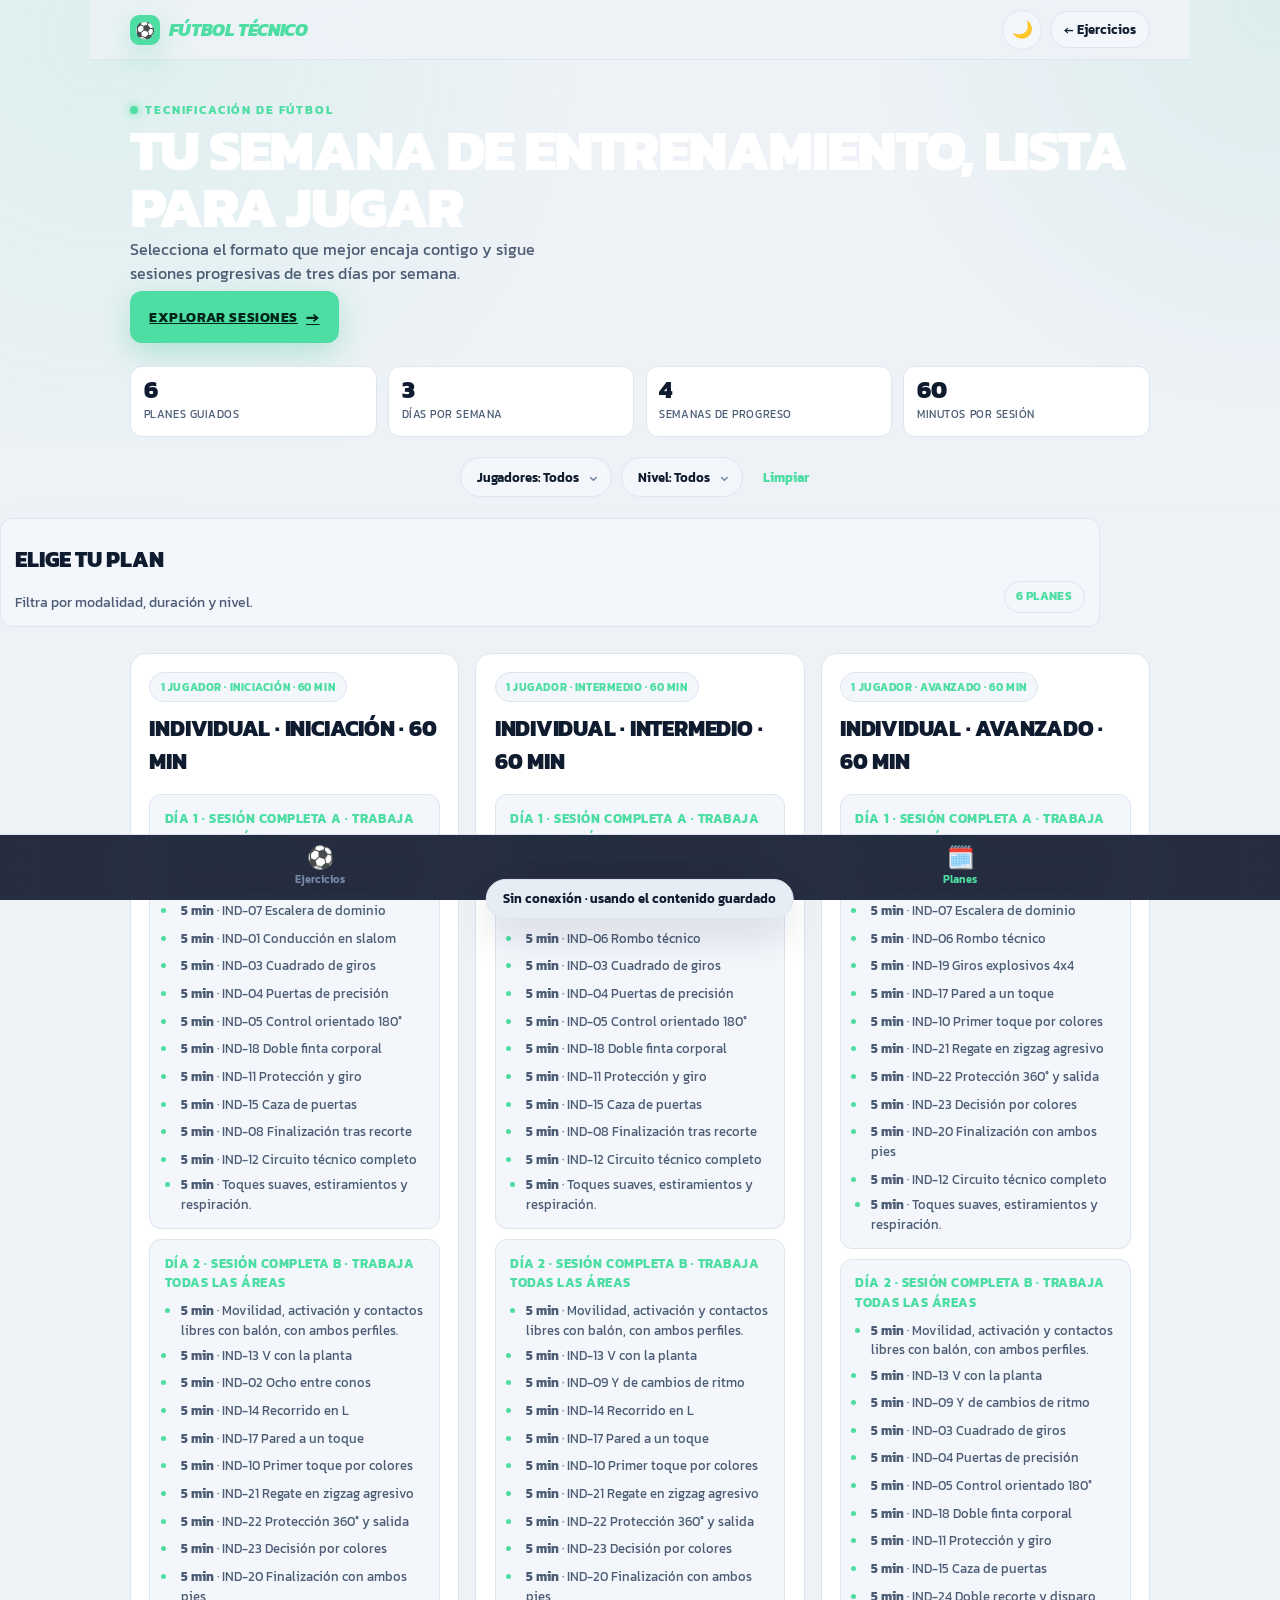
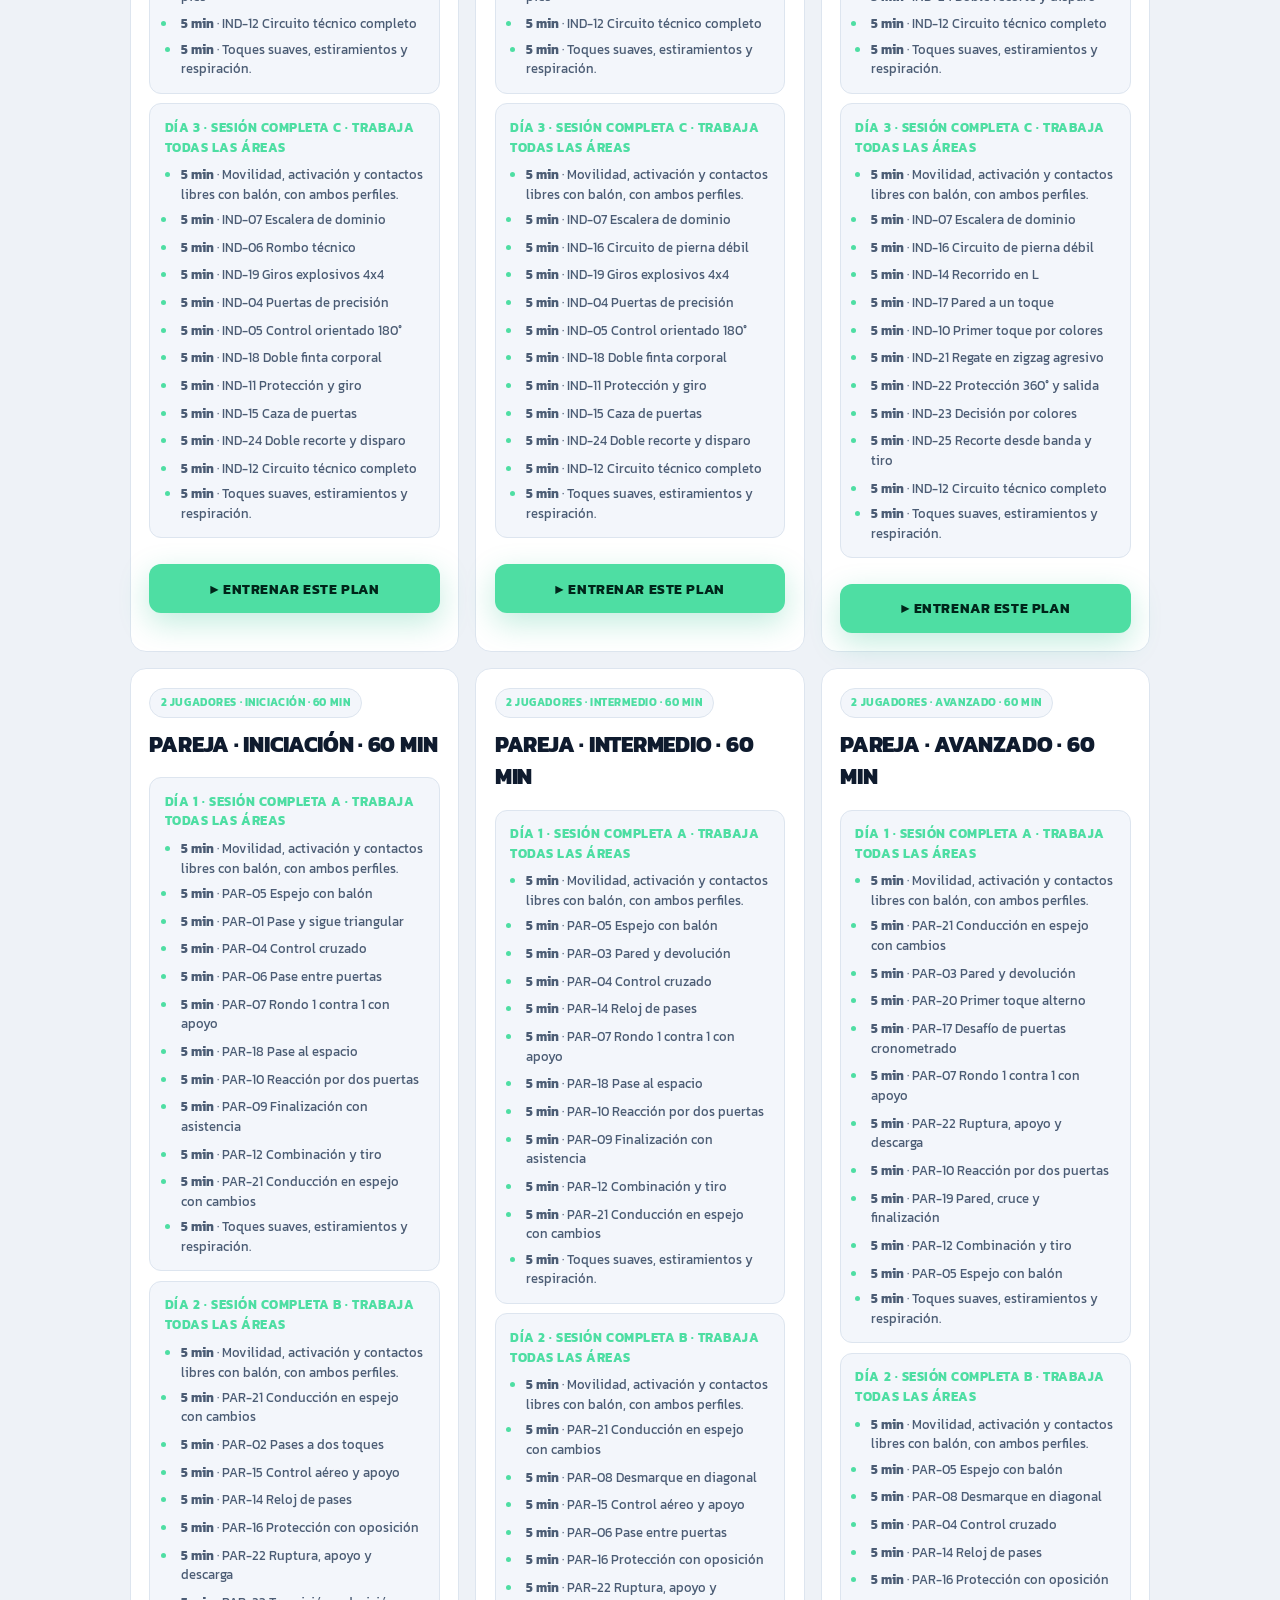
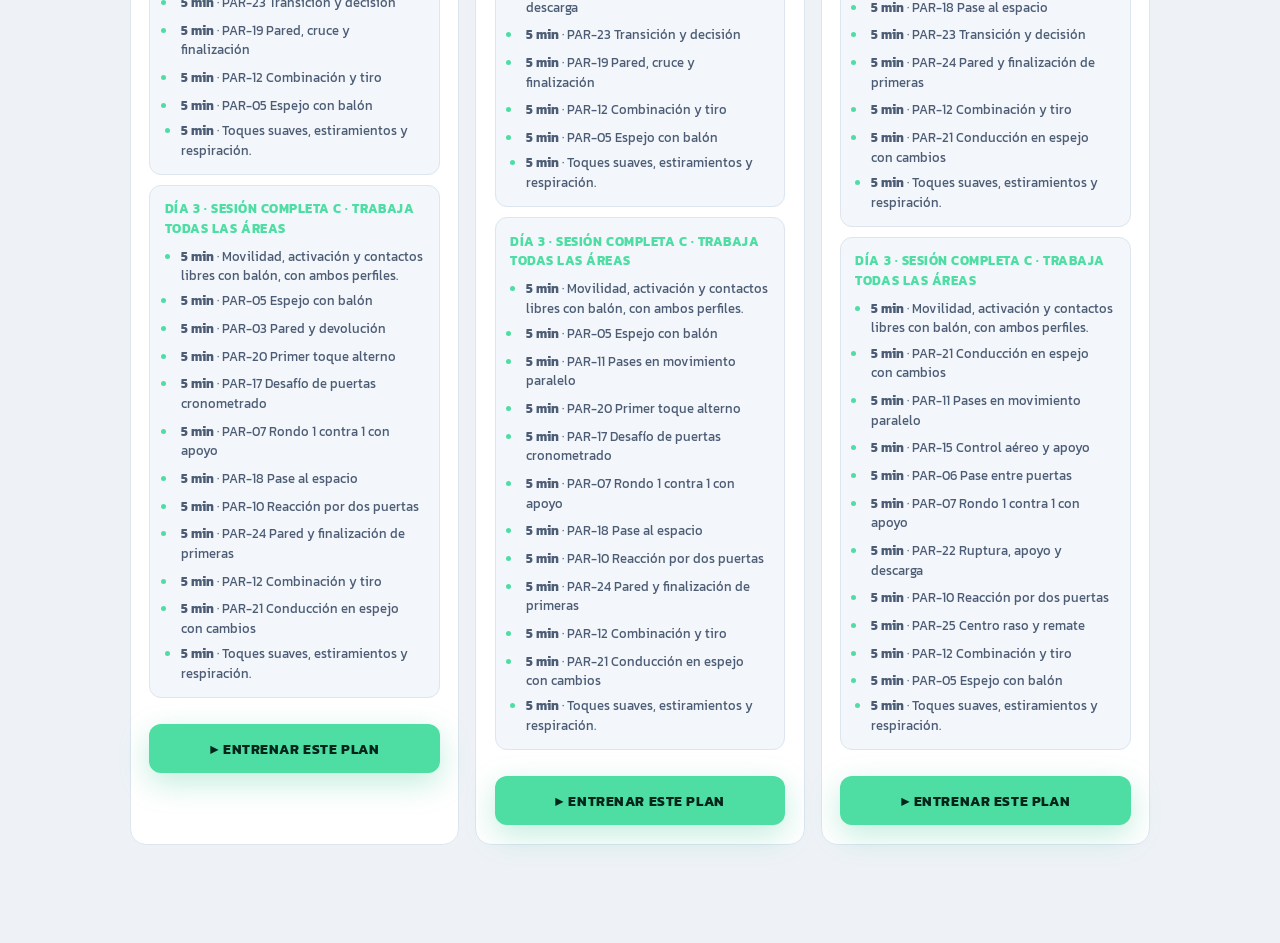
<file: planes.html>
<!doctype html><html lang='es'><meta charset='utf-8'><meta name='viewport' content='width=device-width,initial-scale=1,viewport-fit=cover'><meta name='description' content='12 planes de tecnificación de fútbol de 3 días por semana, con sesiones de 60 minutos que trabajan todas las áreas, modo entrenamiento guiado, cronómetro y demostraciones animadas.'><meta name='theme-color' content='#0b1326'><script>try{var _t=JSON.parse(localStorage.getItem('ft:tema'));document.documentElement.dataset.theme=_t||'dark'}catch(e){}</script><link rel="preconnect" href="https://fonts.googleapis.com"><link rel="preconnect" href="https://fonts.gstatic.com" crossorigin><link href="https://fonts.googleapis.com/css2?family=Kanit:ital,wght@0,300;0,400;0,500;0,600;0,700;0,800;1,600;1,800&display=swap" rel="stylesheet" media="print" onload="this.media='all'"><noscript><link href="https://fonts.googleapis.com/css2?family=Kanit:wght@300;400;500;600;700;800&display=swap" rel="stylesheet"></noscript><link rel='manifest' href='manifest.webmanifest'><link rel='icon' type='image/png' href='icon-192.png'><link rel='apple-touch-icon' href='apple-touch-icon.png'><title>Planes de tecnificación</title><style>*{box-sizing:border-box}body{margin:0;font:15px system-ui;background:#eef3f6;color:#102a43}header{padding:32px 5vw;background:linear-gradient(135deg,#102a43,#145da0);color:white}header h1{margin:0 0 8px}.filters{position:sticky;top:0;padding:14px 5vw;background:#fffe;display:flex;gap:10px;box-shadow:0 2px 12px #0002}select{padding:10px;border:1px solid #ccd6df;border-radius:8px}main{padding:24px 5vw;display:grid;grid-template-columns:repeat(auto-fit,minmax(340px,1fr));gap:20px}.plan{background:white;border-radius:16px;padding:20px;box-shadow:0 6px 22px #102a4315}.tag{display:inline-block;background:#dceeff;color:#145da0;border-radius:999px;padding:6px 10px;font-size:12px;font-weight:700}h2{font-size:21px}h3{font-size:15px;margin-bottom:6px;border-top:1px solid #e4ebf1;padding-top:12px}ul{margin:0;padding-left:20px;line-height:1.55}.hide{display:none}</style><link rel="stylesheet" href="ui.css"><header><h1>Planes de tecnificación</h1><p>3 días por semana · sesiones de 60 minutos que trabajan todas las áreas · progresión de 4 semanas</p></header><div class='filters'><select id='p'><option value=''>Jugadores: todos</option><option value='1'>Individual</option><option value='2'>Pareja</option></select><select id='n'><option value=''>Nivel: todos</option><option>iniciación</option><option>intermedio</option><option>avanzado</option></select></div><main><article class='plan' data-p='1' data-d='60' data-n='iniciación'><div class='tag'>1 jugador · iniciación · 60 min</div><h2>Individual · iniciación · 60 min</h2><section><h3>Día 1 · Sesión completa A · trabaja todas las áreas</h3><ul><li><b>5 min</b> · Movilidad, activación y contactos libres con balón, con ambos perfiles.</li><li><b>5 min</b> · IND-07 Escalera de dominio</li><li><b>5 min</b> · IND-01 Conducción en slalom</li><li><b>5 min</b> · IND-03 Cuadrado de giros</li><li><b>5 min</b> · IND-04 Puertas de precisión</li><li><b>5 min</b> · IND-05 Control orientado 180°</li><li><b>5 min</b> · IND-18 Doble finta corporal</li><li><b>5 min</b> · IND-11 Protección y giro</li><li><b>5 min</b> · IND-15 Caza de puertas</li><li><b>5 min</b> · IND-08 Finalización tras recorte</li><li><b>5 min</b> · IND-12 Circuito técnico completo</li><li><b>5 min</b> · Toques suaves, estiramientos y respiración.</li></ul></section><section><h3>Día 2 · Sesión completa B · trabaja todas las áreas</h3><ul><li><b>5 min</b> · Movilidad, activación y contactos libres con balón, con ambos perfiles.</li><li><b>5 min</b> · IND-13 V con la planta</li><li><b>5 min</b> · IND-02 Ocho entre conos</li><li><b>5 min</b> · IND-14 Recorrido en L</li><li><b>5 min</b> · IND-17 Pared a un toque</li><li><b>5 min</b> · IND-10 Primer toque por colores</li><li><b>5 min</b> · IND-21 Regate en zigzag agresivo</li><li><b>5 min</b> · IND-22 Protección 360° y salida</li><li><b>5 min</b> · IND-23 Decisión por colores</li><li><b>5 min</b> · IND-20 Finalización con ambos pies</li><li><b>5 min</b> · IND-12 Circuito técnico completo</li><li><b>5 min</b> · Toques suaves, estiramientos y respiración.</li></ul></section><section><h3>Día 3 · Sesión completa C · trabaja todas las áreas</h3><ul><li><b>5 min</b> · Movilidad, activación y contactos libres con balón, con ambos perfiles.</li><li><b>5 min</b> · IND-07 Escalera de dominio</li><li><b>5 min</b> · IND-06 Rombo técnico</li><li><b>5 min</b> · IND-19 Giros explosivos 4x4</li><li><b>5 min</b> · IND-04 Puertas de precisión</li><li><b>5 min</b> · IND-05 Control orientado 180°</li><li><b>5 min</b> · IND-18 Doble finta corporal</li><li><b>5 min</b> · IND-11 Protección y giro</li><li><b>5 min</b> · IND-15 Caza de puertas</li><li><b>5 min</b> · IND-24 Doble recorte y disparo</li><li><b>5 min</b> · IND-12 Circuito técnico completo</li><li><b>5 min</b> · Toques suaves, estiramientos y respiración.</li></ul></section></article><article class='plan' data-p='1' data-d='60' data-n='intermedio'><div class='tag'>1 jugador · intermedio · 60 min</div><h2>Individual · intermedio · 60 min</h2><section><h3>Día 1 · Sesión completa A · trabaja todas las áreas</h3><ul><li><b>5 min</b> · Movilidad, activación y contactos libres con balón, con ambos perfiles.</li><li><b>5 min</b> · IND-07 Escalera de dominio</li><li><b>5 min</b> · IND-06 Rombo técnico</li><li><b>5 min</b> · IND-03 Cuadrado de giros</li><li><b>5 min</b> · IND-04 Puertas de precisión</li><li><b>5 min</b> · IND-05 Control orientado 180°</li><li><b>5 min</b> · IND-18 Doble finta corporal</li><li><b>5 min</b> · IND-11 Protección y giro</li><li><b>5 min</b> · IND-15 Caza de puertas</li><li><b>5 min</b> · IND-08 Finalización tras recorte</li><li><b>5 min</b> · IND-12 Circuito técnico completo</li><li><b>5 min</b> · Toques suaves, estiramientos y respiración.</li></ul></section><section><h3>Día 2 · Sesión completa B · trabaja todas las áreas</h3><ul><li><b>5 min</b> · Movilidad, activación y contactos libres con balón, con ambos perfiles.</li><li><b>5 min</b> · IND-13 V con la planta</li><li><b>5 min</b> · IND-09 Y de cambios de ritmo</li><li><b>5 min</b> · IND-14 Recorrido en L</li><li><b>5 min</b> · IND-17 Pared a un toque</li><li><b>5 min</b> · IND-10 Primer toque por colores</li><li><b>5 min</b> · IND-21 Regate en zigzag agresivo</li><li><b>5 min</b> · IND-22 Protección 360° y salida</li><li><b>5 min</b> · IND-23 Decisión por colores</li><li><b>5 min</b> · IND-20 Finalización con ambos pies</li><li><b>5 min</b> · IND-12 Circuito técnico completo</li><li><b>5 min</b> · Toques suaves, estiramientos y respiración.</li></ul></section><section><h3>Día 3 · Sesión completa C · trabaja todas las áreas</h3><ul><li><b>5 min</b> · Movilidad, activación y contactos libres con balón, con ambos perfiles.</li><li><b>5 min</b> · IND-07 Escalera de dominio</li><li><b>5 min</b> · IND-16 Circuito de pierna débil</li><li><b>5 min</b> · IND-19 Giros explosivos 4x4</li><li><b>5 min</b> · IND-04 Puertas de precisión</li><li><b>5 min</b> · IND-05 Control orientado 180°</li><li><b>5 min</b> · IND-18 Doble finta corporal</li><li><b>5 min</b> · IND-11 Protección y giro</li><li><b>5 min</b> · IND-15 Caza de puertas</li><li><b>5 min</b> · IND-24 Doble recorte y disparo</li><li><b>5 min</b> · IND-12 Circuito técnico completo</li><li><b>5 min</b> · Toques suaves, estiramientos y respiración.</li></ul></section></article><article class='plan' data-p='1' data-d='60' data-n='avanzado'><div class='tag'>1 jugador · avanzado · 60 min</div><h2>Individual · avanzado · 60 min</h2><section><h3>Día 1 · Sesión completa A · trabaja todas las áreas</h3><ul><li><b>5 min</b> · Movilidad, activación y contactos libres con balón, con ambos perfiles.</li><li><b>5 min</b> · IND-07 Escalera de dominio</li><li><b>5 min</b> · IND-06 Rombo técnico</li><li><b>5 min</b> · IND-19 Giros explosivos 4x4</li><li><b>5 min</b> · IND-17 Pared a un toque</li><li><b>5 min</b> · IND-10 Primer toque por colores</li><li><b>5 min</b> · IND-21 Regate en zigzag agresivo</li><li><b>5 min</b> · IND-22 Protección 360° y salida</li><li><b>5 min</b> · IND-23 Decisión por colores</li><li><b>5 min</b> · IND-20 Finalización con ambos pies</li><li><b>5 min</b> · IND-12 Circuito técnico completo</li><li><b>5 min</b> · Toques suaves, estiramientos y respiración.</li></ul></section><section><h3>Día 2 · Sesión completa B · trabaja todas las áreas</h3><ul><li><b>5 min</b> · Movilidad, activación y contactos libres con balón, con ambos perfiles.</li><li><b>5 min</b> · IND-13 V con la planta</li><li><b>5 min</b> · IND-09 Y de cambios de ritmo</li><li><b>5 min</b> · IND-03 Cuadrado de giros</li><li><b>5 min</b> · IND-04 Puertas de precisión</li><li><b>5 min</b> · IND-05 Control orientado 180°</li><li><b>5 min</b> · IND-18 Doble finta corporal</li><li><b>5 min</b> · IND-11 Protección y giro</li><li><b>5 min</b> · IND-15 Caza de puertas</li><li><b>5 min</b> · IND-24 Doble recorte y disparo</li><li><b>5 min</b> · IND-12 Circuito técnico completo</li><li><b>5 min</b> · Toques suaves, estiramientos y respiración.</li></ul></section><section><h3>Día 3 · Sesión completa C · trabaja todas las áreas</h3><ul><li><b>5 min</b> · Movilidad, activación y contactos libres con balón, con ambos perfiles.</li><li><b>5 min</b> · IND-07 Escalera de dominio</li><li><b>5 min</b> · IND-16 Circuito de pierna débil</li><li><b>5 min</b> · IND-14 Recorrido en L</li><li><b>5 min</b> · IND-17 Pared a un toque</li><li><b>5 min</b> · IND-10 Primer toque por colores</li><li><b>5 min</b> · IND-21 Regate en zigzag agresivo</li><li><b>5 min</b> · IND-22 Protección 360° y salida</li><li><b>5 min</b> · IND-23 Decisión por colores</li><li><b>5 min</b> · IND-25 Recorte desde banda y tiro</li><li><b>5 min</b> · IND-12 Circuito técnico completo</li><li><b>5 min</b> · Toques suaves, estiramientos y respiración.</li></ul></section></article><article class='plan' data-p='2' data-d='60' data-n='iniciación'><div class='tag'>2 jugadores · iniciación · 60 min</div><h2>Pareja · iniciación · 60 min</h2><section><h3>Día 1 · Sesión completa A · trabaja todas las áreas</h3><ul><li><b>5 min</b> · Movilidad, activación y contactos libres con balón, con ambos perfiles.</li><li><b>5 min</b> · PAR-05 Espejo con balón</li><li><b>5 min</b> · PAR-01 Pase y sigue triangular</li><li><b>5 min</b> · PAR-04 Control cruzado</li><li><b>5 min</b> · PAR-06 Pase entre puertas</li><li><b>5 min</b> · PAR-07 Rondo 1 contra 1 con apoyo</li><li><b>5 min</b> · PAR-18 Pase al espacio</li><li><b>5 min</b> · PAR-10 Reacción por dos puertas</li><li><b>5 min</b> · PAR-09 Finalización con asistencia</li><li><b>5 min</b> · PAR-12 Combinación y tiro</li><li><b>5 min</b> · PAR-21 Conducción en espejo con cambios</li><li><b>5 min</b> · Toques suaves, estiramientos y respiración.</li></ul></section><section><h3>Día 2 · Sesión completa B · trabaja todas las áreas</h3><ul><li><b>5 min</b> · Movilidad, activación y contactos libres con balón, con ambos perfiles.</li><li><b>5 min</b> · PAR-21 Conducción en espejo con cambios</li><li><b>5 min</b> · PAR-02 Pases a dos toques</li><li><b>5 min</b> · PAR-15 Control aéreo y apoyo</li><li><b>5 min</b> · PAR-14 Reloj de pases</li><li><b>5 min</b> · PAR-16 Protección con oposición</li><li><b>5 min</b> · PAR-22 Ruptura, apoyo y descarga</li><li><b>5 min</b> · PAR-23 Transición y decisión</li><li><b>5 min</b> · PAR-19 Pared, cruce y finalización</li><li><b>5 min</b> · PAR-12 Combinación y tiro</li><li><b>5 min</b> · PAR-05 Espejo con balón</li><li><b>5 min</b> · Toques suaves, estiramientos y respiración.</li></ul></section><section><h3>Día 3 · Sesión completa C · trabaja todas las áreas</h3><ul><li><b>5 min</b> · Movilidad, activación y contactos libres con balón, con ambos perfiles.</li><li><b>5 min</b> · PAR-05 Espejo con balón</li><li><b>5 min</b> · PAR-03 Pared y devolución</li><li><b>5 min</b> · PAR-20 Primer toque alterno</li><li><b>5 min</b> · PAR-17 Desafío de puertas cronometrado</li><li><b>5 min</b> · PAR-07 Rondo 1 contra 1 con apoyo</li><li><b>5 min</b> · PAR-18 Pase al espacio</li><li><b>5 min</b> · PAR-10 Reacción por dos puertas</li><li><b>5 min</b> · PAR-24 Pared y finalización de primeras</li><li><b>5 min</b> · PAR-12 Combinación y tiro</li><li><b>5 min</b> · PAR-21 Conducción en espejo con cambios</li><li><b>5 min</b> · Toques suaves, estiramientos y respiración.</li></ul></section></article><article class='plan' data-p='2' data-d='60' data-n='intermedio'><div class='tag'>2 jugadores · intermedio · 60 min</div><h2>Pareja · intermedio · 60 min</h2><section><h3>Día 1 · Sesión completa A · trabaja todas las áreas</h3><ul><li><b>5 min</b> · Movilidad, activación y contactos libres con balón, con ambos perfiles.</li><li><b>5 min</b> · PAR-05 Espejo con balón</li><li><b>5 min</b> · PAR-03 Pared y devolución</li><li><b>5 min</b> · PAR-04 Control cruzado</li><li><b>5 min</b> · PAR-14 Reloj de pases</li><li><b>5 min</b> · PAR-07 Rondo 1 contra 1 con apoyo</li><li><b>5 min</b> · PAR-18 Pase al espacio</li><li><b>5 min</b> · PAR-10 Reacción por dos puertas</li><li><b>5 min</b> · PAR-09 Finalización con asistencia</li><li><b>5 min</b> · PAR-12 Combinación y tiro</li><li><b>5 min</b> · PAR-21 Conducción en espejo con cambios</li><li><b>5 min</b> · Toques suaves, estiramientos y respiración.</li></ul></section><section><h3>Día 2 · Sesión completa B · trabaja todas las áreas</h3><ul><li><b>5 min</b> · Movilidad, activación y contactos libres con balón, con ambos perfiles.</li><li><b>5 min</b> · PAR-21 Conducción en espejo con cambios</li><li><b>5 min</b> · PAR-08 Desmarque en diagonal</li><li><b>5 min</b> · PAR-15 Control aéreo y apoyo</li><li><b>5 min</b> · PAR-06 Pase entre puertas</li><li><b>5 min</b> · PAR-16 Protección con oposición</li><li><b>5 min</b> · PAR-22 Ruptura, apoyo y descarga</li><li><b>5 min</b> · PAR-23 Transición y decisión</li><li><b>5 min</b> · PAR-19 Pared, cruce y finalización</li><li><b>5 min</b> · PAR-12 Combinación y tiro</li><li><b>5 min</b> · PAR-05 Espejo con balón</li><li><b>5 min</b> · Toques suaves, estiramientos y respiración.</li></ul></section><section><h3>Día 3 · Sesión completa C · trabaja todas las áreas</h3><ul><li><b>5 min</b> · Movilidad, activación y contactos libres con balón, con ambos perfiles.</li><li><b>5 min</b> · PAR-05 Espejo con balón</li><li><b>5 min</b> · PAR-11 Pases en movimiento paralelo</li><li><b>5 min</b> · PAR-20 Primer toque alterno</li><li><b>5 min</b> · PAR-17 Desafío de puertas cronometrado</li><li><b>5 min</b> · PAR-07 Rondo 1 contra 1 con apoyo</li><li><b>5 min</b> · PAR-18 Pase al espacio</li><li><b>5 min</b> · PAR-10 Reacción por dos puertas</li><li><b>5 min</b> · PAR-24 Pared y finalización de primeras</li><li><b>5 min</b> · PAR-12 Combinación y tiro</li><li><b>5 min</b> · PAR-21 Conducción en espejo con cambios</li><li><b>5 min</b> · Toques suaves, estiramientos y respiración.</li></ul></section></article><article class='plan' data-p='2' data-d='60' data-n='avanzado'><div class='tag'>2 jugadores · avanzado · 60 min</div><h2>Pareja · avanzado · 60 min</h2><section><h3>Día 1 · Sesión completa A · trabaja todas las áreas</h3><ul><li><b>5 min</b> · Movilidad, activación y contactos libres con balón, con ambos perfiles.</li><li><b>5 min</b> · PAR-21 Conducción en espejo con cambios</li><li><b>5 min</b> · PAR-03 Pared y devolución</li><li><b>5 min</b> · PAR-20 Primer toque alterno</li><li><b>5 min</b> · PAR-17 Desafío de puertas cronometrado</li><li><b>5 min</b> · PAR-07 Rondo 1 contra 1 con apoyo</li><li><b>5 min</b> · PAR-22 Ruptura, apoyo y descarga</li><li><b>5 min</b> · PAR-10 Reacción por dos puertas</li><li><b>5 min</b> · PAR-19 Pared, cruce y finalización</li><li><b>5 min</b> · PAR-12 Combinación y tiro</li><li><b>5 min</b> · PAR-05 Espejo con balón</li><li><b>5 min</b> · Toques suaves, estiramientos y respiración.</li></ul></section><section><h3>Día 2 · Sesión completa B · trabaja todas las áreas</h3><ul><li><b>5 min</b> · Movilidad, activación y contactos libres con balón, con ambos perfiles.</li><li><b>5 min</b> · PAR-05 Espejo con balón</li><li><b>5 min</b> · PAR-08 Desmarque en diagonal</li><li><b>5 min</b> · PAR-04 Control cruzado</li><li><b>5 min</b> · PAR-14 Reloj de pases</li><li><b>5 min</b> · PAR-16 Protección con oposición</li><li><b>5 min</b> · PAR-18 Pase al espacio</li><li><b>5 min</b> · PAR-23 Transición y decisión</li><li><b>5 min</b> · PAR-24 Pared y finalización de primeras</li><li><b>5 min</b> · PAR-12 Combinación y tiro</li><li><b>5 min</b> · PAR-21 Conducción en espejo con cambios</li><li><b>5 min</b> · Toques suaves, estiramientos y respiración.</li></ul></section><section><h3>Día 3 · Sesión completa C · trabaja todas las áreas</h3><ul><li><b>5 min</b> · Movilidad, activación y contactos libres con balón, con ambos perfiles.</li><li><b>5 min</b> · PAR-21 Conducción en espejo con cambios</li><li><b>5 min</b> · PAR-11 Pases en movimiento paralelo</li><li><b>5 min</b> · PAR-15 Control aéreo y apoyo</li><li><b>5 min</b> · PAR-06 Pase entre puertas</li><li><b>5 min</b> · PAR-07 Rondo 1 contra 1 con apoyo</li><li><b>5 min</b> · PAR-22 Ruptura, apoyo y descarga</li><li><b>5 min</b> · PAR-10 Reacción por dos puertas</li><li><b>5 min</b> · PAR-25 Centro raso y remate</li><li><b>5 min</b> · PAR-12 Combinación y tiro</li><li><b>5 min</b> · PAR-05 Espejo con balón</li><li><b>5 min</b> · Toques suaves, estiramientos y respiración.</li></ul></section></article></main><script>const q=s=>document.querySelector(s),f=()=>document.querySelectorAll('.plan').forEach(c=>c.classList.toggle('hide',(q('#p').value&&c.dataset.p!=q('#p').value)||(q('#n').value&&c.dataset.n!=q('#n').value)));document.querySelectorAll('select').forEach(x=>x.onchange=f)</script><script src='data.js'></script><script defer src='ui.js'></script></html>
</file>
<file: ui.css>
/* ============================================================
   Tecnificación de fútbol — tema oscuro "pitch performance"
   Tipografía Kanit · acento esmeralda · tarjetas y navegación app
   ============================================================ */
:root{
  --bg:#0b1326;--surface:#151d31;--surface-2:#1c2540;--surface-3:#28324f;
  --line:#2a3350;--line-soft:#20294240;
  --text:#e7ecfb;--muted:#9fb0c9;--faint:#7688a6;
  --primary:#4edea3;--primary-2:#10b981;--on-primary:#00251a;
  --primary-tint:rgba(78,222,163,.12);--primary-tint-2:rgba(78,222,163,.18);
  --danger:#ffb3af;--warn:#ffd23f;
  --r:1rem;--r-lg:1.5rem;--r-sm:.75rem;--pill:999px;
  --shadow:0 18px 40px rgba(0,0,0,.45);--glow:0 10px 30px rgba(16,185,129,.25);
  --font:'Kanit',ui-sans-serif,system-ui,-apple-system,"Segoe UI",sans-serif;
  --nav-h:66px;
}
:root[data-theme="light"]{
  --bg:#eef2f7;--surface:#ffffff;--surface-2:#f3f6fb;--surface-3:#e7edf5;
  --line:#dde5ef;--text:#0f1b2e;--muted:#4b5c74;--faint:#7688a6;
  --on-primary:#00251a;--shadow:0 16px 40px rgba(15,27,46,.12);
}
*{box-sizing:border-box}
html{scroll-behavior:smooth}
body{margin:0;font-family:var(--font);background:var(--bg);color:var(--text);line-height:1.5;
  padding-bottom:calc(var(--nav-h) + env(safe-area-inset-bottom));-webkit-font-smoothing:antialiased}
body:before{content:"";position:fixed;inset:0;z-index:-1;pointer-events:none;
  background:radial-gradient(circle at 8% 4%,rgba(78,222,163,.10),transparent 30rem),
             radial-gradient(circle at 100% 0,rgba(16,185,129,.08),transparent 26rem)}
.material-symbols-outlined{font-family:'Material Symbols Outlined';font-weight:400;font-style:normal;
  font-size:24px;line-height:1;letter-spacing:normal;text-transform:none;display:inline-block;white-space:nowrap;
  direction:ltr;font-feature-settings:'liga';font-variation-settings:'FILL' 0,'wght' 400,'opsz' 24}
a{color:inherit}
img{max-width:100%}
.hide{display:none!important}

/* ---------- Top app bar ---------- */
header{position:relative;overflow:visible;padding:0!important;background:transparent!important}
header:after{display:none}
.site-nav{position:sticky;top:0;z-index:30;height:60px;display:flex;align-items:center;justify-content:space-between;
  gap:.6rem;max-width:1100px;margin:auto;padding:calc(env(safe-area-inset-top) + .3rem) clamp(1rem,4vw,2.5rem) .3rem;
  background:rgba(11,19,38,.82);backdrop-filter:blur(14px);border-bottom:1px solid var(--line)}
:root[data-theme="light"] .site-nav{background:rgba(238,242,247,.85)}
.brand{display:flex;align-items:center;gap:.55rem;text-decoration:none;font-weight:800;font-style:italic;
  letter-spacing:-.02em;font-size:1.15rem;color:var(--primary);text-transform:uppercase}
.brand-mark{width:30px;height:30px;border-radius:9px;background:var(--primary);color:var(--on-primary);
  display:grid;place-items:center;font-size:1rem;font-style:normal;box-shadow:var(--glow)}
.nav-actions{display:flex;align-items:center;gap:.5rem}
.nav-link{color:var(--text);text-decoration:none;font-weight:600;font-size:.82rem;padding:.5rem .8rem;
  border-radius:var(--pill);background:var(--surface-2);border:1px solid var(--line);transition:.2s}
.nav-link:hover{border-color:var(--primary);color:var(--primary)}
.theme-toggle,.install-button{border:1px solid var(--line);background:var(--surface-2);color:var(--text);
  font:600 .8rem var(--font);border-radius:var(--pill);cursor:pointer;transition:.2s}
.theme-toggle{width:40px;height:40px;display:grid;place-items:center;font-size:1.05rem}
.install-button{height:40px;padding:0 .9rem}
.theme-toggle:hover,.install-button:hover{border-color:var(--primary);color:var(--primary)}
.theme-toggle:active,.install-button:active{transform:scale(.94)}

/* ---------- Hero / page title ---------- */
.hero{max-width:1100px;margin:auto;padding:clamp(1.4rem,4vw,2.4rem) clamp(1rem,4vw,2.5rem) .6rem;
  display:grid;grid-template-columns:minmax(0,1fr);gap:1rem}
.eyebrow{display:inline-flex;align-items:center;gap:.45rem;color:var(--primary);font-size:.72rem;
  text-transform:uppercase;letter-spacing:.16em;font-weight:700}
.eyebrow:before{content:"";width:.5rem;height:.5rem;border-radius:50%;background:currentColor;box-shadow:0 0 10px currentColor}
.hero h1{font-size:clamp(2.3rem,7vw,3.4rem)!important;line-height:.98;letter-spacing:-.03em;margin:.1rem 0!important;
  text-transform:uppercase;font-weight:800}
.hero-copy{color:var(--muted);font-size:1rem;max-width:46ch;margin:0!important}
.hero-action{display:inline-flex!important;align-items:center;gap:.5rem;margin-top:.4rem!important;width:max-content;
  background:var(--primary)!important;color:var(--on-primary)!important;padding:.8rem 1.2rem!important;
  border-radius:var(--r-sm)!important;font-weight:700;text-transform:uppercase;letter-spacing:.04em;font-size:.9rem;
  box-shadow:var(--glow);transition:transform .15s}
.hero-action:after{content:"→";font-size:1.1rem}
.hero-action:active{transform:scale(.97)}
.hero-stats{display:grid;grid-template-columns:repeat(4,1fr);gap:.7rem;margin-top:.4rem}
.hero-stat{background:var(--surface);border:1px solid var(--line);border-radius:var(--r-sm);padding:.7rem .8rem}
.hero-stat strong{display:block;font-size:1.5rem;font-weight:800;line-height:1;color:var(--text)}
.hero-stat span{font-size:.68rem;color:var(--muted);text-transform:uppercase;letter-spacing:.05em}

/* ---------- Filtros / búsqueda ---------- */
.filters{position:sticky;top:60px;z-index:20;padding:0!important;background:linear-gradient(var(--bg),var(--bg) 70%,transparent)!important;box-shadow:none!important}
.filter-inner{max-width:1100px;margin:auto;padding:.7rem clamp(1rem,4vw,2.5rem);display:flex;gap:.55rem;align-items:center;
  flex-wrap:wrap}
.filter-label{display:none}
.search-wrap{position:relative;flex:1 1 100%;min-width:0}
.search-wrap:before{content:"⌕";position:absolute;left:1rem;top:50%;
  transform:translateY(-55%);color:var(--faint);font-size:1.6rem;font-weight:700}
.search-wrap input{width:100%;height:48px;padding:0 1rem 0 2.7rem;border:1px solid var(--line);border-radius:var(--pill);
  background:var(--surface);color:var(--text);font:400 1rem var(--font);outline:none}
.search-wrap input::placeholder{color:var(--faint)}
.filter-field{position:relative;flex:0 1 auto}
.filter-field select{appearance:none;height:40px;padding:0 2rem 0 1rem!important;border:1px solid var(--line)!important;
  border-radius:var(--pill)!important;background:var(--surface-2)!important;color:var(--text);
  font:600 .82rem var(--font)!important;cursor:pointer;text-transform:capitalize}
.filter-field:after{content:"⌄";position:absolute;right:.7rem;top:44%;
  transform:translateY(-50%);color:var(--faint);font-size:1.1rem;pointer-events:none}
.filter-field select:focus,.search-wrap input:focus{border-color:var(--primary)!important;
  box-shadow:0 0 0 3px var(--primary-tint)}
.fav-filter{height:40px;padding:0 .95rem;border:1px solid var(--line);border-radius:var(--pill);background:var(--surface-2);
  color:var(--text);font:600 .82rem var(--font);cursor:pointer;transition:.2s}
.fav-filter[aria-pressed="true"]{background:var(--primary);color:var(--on-primary);border-color:var(--primary)}
.reset-button{height:40px;padding:0 .7rem;border:0;background:transparent;color:var(--primary);font:700 .8rem var(--font);
  cursor:pointer;border-radius:var(--pill)}
.reset-button:hover{background:var(--primary-tint)}

/* ---------- Catálogo ---------- */
.catalog-intro{max-width:1100px;margin:0 auto;padding:.8rem clamp(1rem,4vw,2.5rem) .3rem;display:flex;
  align-items:flex-end;justify-content:space-between;gap:1rem}
.catalog-intro h2{font-size:1.3rem;margin:0;font-weight:700;letter-spacing:-.01em}
.catalog-intro p{margin:.15rem 0 0;color:var(--muted);font-size:.85rem}
.result-count{white-space:nowrap;border:1px solid var(--line);background:var(--surface-2);color:var(--primary);
  font-size:.72rem;font-weight:700;padding:.4rem .7rem;border-radius:var(--pill);text-transform:uppercase;letter-spacing:.04em}
main{max-width:1100px;margin:0 auto!important;padding:1rem clamp(1rem,4vw,2.5rem) 2rem!important;
  display:grid!important;grid-template-columns:repeat(2,minmax(0,1fr))!important;gap:1rem!important}
.card{position:relative;display:flex;flex-direction:column;background:var(--surface)!important;
  border:1px solid var(--line);border-radius:var(--r)!important;overflow:hidden;cursor:pointer;
  box-shadow:none!important;transition:transform .2s,border-color .2s,box-shadow .2s}
.card:hover{transform:translateY(-4px)!important;border-color:var(--primary);box-shadow:var(--shadow)!important}
.card:active{transform:scale(.99)!important}
.card img{width:100%;aspect-ratio:1.5;object-fit:cover;background:#0e1830;display:block;
  border-bottom:1px solid var(--line)}
.card>div{padding:.85rem .95rem 1rem!important;display:flex;flex-direction:column;align-items:flex-start;flex:1}
.card b{font-size:1.02rem;font-weight:700;letter-spacing:-.01em;line-height:1.2}
.card span{order:3;display:inline-flex!important;align-items:center;gap:.35rem;margin:.55rem 0 0!important;
  color:var(--muted)!important;background:transparent;font-size:.76rem;font-weight:500}
.card span:before{content:"⏱";font-size:.95rem;color:var(--primary)}
.card p{font-size:.83rem!important;line-height:1.45!important;color:var(--muted)!important;margin:.45rem 0 0!important}
.card p+p{display:none}
.card:after{content:"→";position:absolute;right:.85rem;bottom:.7rem;color:var(--primary);font-size:1.2rem;font-weight:700}
.card-level{position:absolute;top:.6rem;right:.6rem;z-index:2;padding:.3rem .6rem;border-radius:var(--pill);
  font-size:.66rem;font-weight:700;text-transform:uppercase;letter-spacing:.06em;background:rgba(11,19,38,.72);
  color:var(--primary);border:1px solid var(--primary);backdrop-filter:blur(4px)}
.card-level.n-iniciación{color:#9ef0c6;border-color:#2f7d5c}
.card-level.n-intermedio{color:var(--warn);border-color:#8a7320}
.card-level.n-avanzado{color:#ffb3af;border-color:#8a4340}
.fav-toggle{position:absolute;top:.55rem;left:.55rem;z-index:3;width:2.3rem;height:2.3rem;border:0;border-radius:50%;
  background:rgba(11,19,38,.6);color:#ffd76a;font-size:1.2rem;cursor:pointer;backdrop-filter:blur(4px);transition:transform .15s}
.fav-toggle.on{background:rgba(255,215,106,.16)}
.fav-toggle:active{transform:scale(.86)}
.no-results{grid-column:1/-1;background:var(--surface);border:1px dashed var(--line);border-radius:var(--r);
  padding:3rem 1.5rem;text-align:center;color:var(--muted)}
.no-results strong{display:block;color:var(--text);font-size:1.1rem;margin-bottom:.3rem}

/* ---------- Leyenda ---------- */
.legend-banner{max-width:1100px;margin:0 auto;padding:.4rem clamp(1rem,4vw,2.5rem) .6rem}
.legend-inner{background:var(--surface);border:1px solid var(--line);border-radius:var(--r);padding:1rem 1.1rem;
  display:flex;gap:1rem;align-items:flex-start;justify-content:space-between;flex-wrap:wrap}
.legend-inner strong{font-size:.92rem}
.legend-inner ul{margin:.55rem 0 0;padding:0;list-style:none;display:grid;gap:.35rem;font-size:.8rem;color:var(--muted)}
.legend-inner li{display:flex;align-items:center;gap:.55rem}
.lg-swatch{flex:0 0 30px;height:15px;border-radius:4px;background:#1e8b4f;position:relative}
.lg-white:before{content:"";position:absolute;left:3px;right:3px;top:6px;border-top:3px solid #fff}
.lg-yellow:before{content:"";position:absolute;left:3px;right:3px;top:6px;border-top:3px dashed var(--warn)}
.lg-green:before{content:"";position:absolute;left:50%;top:50%;width:8px;height:8px;margin:-4px 0 0 -4px;border-radius:50%;background:#8af0a8}
.lg-ab{display:grid;place-items:center;color:#fff;font:800 .66rem/1 var(--font);font-style:normal}
.legend-close{border:0;background:var(--primary);color:var(--on-primary);font:700 .8rem var(--font);padding:.6rem 1rem;
  border-radius:var(--r-sm);cursor:pointer}

/* ---------- Aviso sin conexión ---------- */
.offline-banner{position:fixed;left:50%;bottom:calc(var(--nav-h) + 1rem + env(safe-area-inset-bottom));
  transform:translate(-50%,250%);background:var(--surface-3);color:var(--text);font-size:.8rem;font-weight:600;
  padding:.6rem 1.05rem;border-radius:var(--pill);border:1px solid var(--line);box-shadow:var(--shadow);z-index:60;
  transition:transform .3s;pointer-events:none;white-space:nowrap}
.offline-banner.show{transform:translate(-50%,0)}

/* ---------- Barra de navegación inferior ---------- */
.bottom-nav{position:fixed;left:0;right:0;bottom:0;z-index:50;height:var(--nav-h);display:flex;
  justify-content:space-around;align-items:center;padding-bottom:env(safe-area-inset-bottom);
  background:rgba(21,29,49,.92);backdrop-filter:blur(16px);border-top:1px solid var(--line)}
.bn-item{flex:1;display:flex;flex-direction:column;align-items:center;gap:2px;text-decoration:none;
  color:var(--faint);font-size:.68rem;font-weight:600;background:none;border:0;cursor:pointer;padding:.3rem 0}
.bn-ico{font-size:22px;line-height:1}
.bn-item.active{color:var(--primary)}

/* ---------- Ficha de ejercicio (modal) ---------- */
.exercise-modal,.workout-modal{width:min(720px,calc(100vw - 1.5rem));max-height:calc(100dvh - 2rem);padding:0;border:0;
  border-radius:var(--r-lg);background:var(--surface);color:var(--text);box-shadow:var(--shadow);overflow:hidden}
.exercise-modal::backdrop,.workout-modal::backdrop{background:rgba(4,9,20,.72);backdrop-filter:blur(5px)}
.modal-close,.workout-close{position:absolute;z-index:4;top:.8rem;right:.8rem;width:2.6rem;height:2.6rem;border:0;
  border-radius:50%;background:rgba(11,19,38,.6);color:var(--text);font-size:1.6rem;line-height:1;cursor:pointer;
  backdrop-filter:blur(6px)}
.modal-close:hover,.workout-close:hover{background:var(--primary);color:var(--on-primary)}
.modal-content{display:block}
.modal-media{position:relative;background:#0e1830;display:grid;place-items:center;max-height:44vh;overflow:hidden}
.modal-media:after{content:"";position:absolute;inset:0;background:linear-gradient(to bottom,transparent 55%,var(--surface))}
.modal-media img{display:block;width:100%;max-height:44vh;object-fit:contain;position:relative}
.modal-copy{padding:0 clamp(1.2rem,4vw,1.8rem) 1.6rem;margin-top:-2rem;position:relative;z-index:1;overflow:auto}
.modal-kicker{color:var(--primary);font-size:.7rem;font-weight:700;letter-spacing:.14em;text-transform:uppercase}
.modal-copy h2{font-size:clamp(1.7rem,5vw,2.3rem);line-height:1;letter-spacing:-.02em;margin:.4rem 0;text-transform:uppercase;font-weight:800}
.modal-meta{display:flex;gap:.5rem;flex-wrap:wrap;margin:0 0 1.1rem;color:var(--text)}
.modal-meta span{display:inline-flex;align-items:center;gap:.35rem;background:var(--surface-2);border:1px solid var(--line);
  border-radius:var(--pill);padding:.35rem .7rem;font-size:.76rem;font-weight:600}
.modal-description{font-size:.92rem;line-height:1.6;color:var(--muted)}
.modal-description p{margin:.7rem 0}
.modal-description strong{color:var(--text)}
.modal-facts{display:grid;grid-template-columns:repeat(auto-fit,minmax(120px,1fr));gap:.6rem;margin:1.3rem 0 0}
.modal-facts div{background:var(--surface-2);border:1px solid var(--line);border-radius:var(--r-sm);padding:.7rem .8rem}
.modal-facts dt{font-size:.66rem;text-transform:uppercase;letter-spacing:.08em;font-weight:700;color:var(--faint)}
.modal-facts dd{margin:.2rem 0 0;font-size:.9rem;font-weight:600;color:var(--text)}
.modal-steps{list-style:none;counter-reset:s;padding:0;margin:1.3rem 0 0;display:grid;gap:.55rem}
.modal-steps li{counter-increment:s;display:grid;grid-template-columns:auto 1fr;gap:.7rem;align-items:center;
  background:var(--surface-2);border:1px solid var(--line);border-radius:var(--r-sm);padding:.7rem .85rem}
.modal-steps li:before{content:counter(s);width:1.7rem;height:1.7rem;border-radius:50%;background:var(--primary);
  color:var(--on-primary);font-weight:700;font-size:.85rem;display:grid;place-items:center}
.modal-steps span{font-size:.9rem;color:var(--text)}
.share-exercise{margin-top:1.2rem;width:100%;border:1px solid var(--line);border-radius:var(--r-sm);background:var(--surface-2);
  color:var(--primary);font:700 .85rem var(--font);padding:.8rem;cursor:pointer;text-transform:uppercase;letter-spacing:.04em}
.share-exercise:hover{border-color:var(--primary)}

/* ---------- Botón entrenar (planes) ---------- */
.start-workout{width:100%;margin-top:1rem;border:0;border-radius:var(--r-sm);padding:.85rem;background:var(--primary);
  color:var(--on-primary);font:700 .9rem var(--font);text-transform:uppercase;letter-spacing:.04em;cursor:pointer;
  box-shadow:var(--glow);transition:transform .15s}
.start-workout:hover{filter:brightness(1.05)}
.start-workout:active{transform:scale(.98)}
.start-workout:disabled{opacity:.6;cursor:wait}

/* ---------- Modo entrenamiento ---------- */
.workout-modal{width:min(820px,calc(100vw - 1.5rem))}
.workout-setup{padding:clamp(1.6rem,5vw,3rem)}
.workout-eyebrow{font-size:.72rem;font-weight:700;text-transform:uppercase;letter-spacing:.14em;color:var(--primary)}
.workout-setup h2{font-size:clamp(1.7rem,5vw,2.6rem);line-height:1.02;letter-spacing:-.02em;margin:.5rem 0;
  text-transform:uppercase;font-weight:800}
.workout-setup>p{color:var(--muted);line-height:1.6}
.day-picker{display:grid;gap:.6rem;margin:1.5rem 0}
.day-picker button{border:1px solid var(--line);background:var(--surface-2);border-radius:var(--r-sm);padding:.9rem 1rem;
  text-align:left;display:grid;grid-template-columns:70px 1fr;column-gap:.7rem;row-gap:.1rem;cursor:pointer;color:var(--text);
  transition:.15s}
.day-picker button:hover{border-color:var(--primary);transform:translateY(-2px)}
.day-picker button.done{border-color:#2f7d5c;background:var(--primary-tint)}
.day-picker strong{grid-row:1/3;color:var(--primary);font-size:1rem;align-self:center}
.day-picker span{font-weight:700;font-size:.95rem}
.day-picker small{color:var(--muted);font-size:.75rem}
.day-picker button.done strong:after{content:" ✓"}
.auto-toggle{display:flex;gap:.55rem;align-items:flex-start;margin:0 0 1rem;font-size:.82rem;color:var(--muted);
  font-weight:500;cursor:pointer;line-height:1.45}
.auto-toggle input{width:1.15rem;height:1.15rem;margin-top:.1rem;accent-color:var(--primary);flex:none}
.workout-note{font-size:.8rem;color:var(--faint)}
.finish-workout{width:100%;border:0;border-radius:var(--r-sm);padding:.85rem;background:var(--primary);color:var(--on-primary);
  font:700 .9rem var(--font);text-transform:uppercase;cursor:pointer}
.workout-run{min-height:600px;display:flex;flex-direction:column}
.workout-topline{display:flex;justify-content:space-between;gap:1rem;padding:1.1rem 4.5rem 0 1.4rem;font-size:.75rem;
  font-weight:700;color:var(--muted);text-transform:uppercase;letter-spacing:.04em}
.workout-plan-name{color:var(--primary)}
.workout-progress{height:6px;background:var(--surface-3);margin:.9rem 1.4rem 0;border-radius:var(--pill);overflow:hidden}
.workout-progress i{display:block;width:0;height:100%;border-radius:inherit;background:var(--primary);transition:width .25s}
.workout-body{display:grid;grid-template-columns:1fr;flex:1;margin-top:1rem}
.workout-visual{min-height:230px;max-height:300px;background:#0e1830;display:grid;place-items:center;overflow:hidden}
.workout-visual img{width:100%;height:100%;object-fit:contain}
.workout-placeholder{color:var(--primary);text-align:center;font-size:3.4rem;display:grid;gap:.5rem}
.workout-placeholder span{color:var(--muted);font-size:.9rem;line-height:1.5}
.workout-copy{padding:clamp(1.2rem,4vw,1.8rem)}
.workout-type{color:var(--primary);font-size:.72rem;font-weight:700;letter-spacing:.14em;text-transform:uppercase}
.workout-copy h2{font-size:clamp(1.5rem,4vw,2.1rem);line-height:1.04;letter-spacing:-.02em;margin:.5rem 0;
  text-transform:uppercase;font-weight:800}
.workout-time{font-family:'JetBrains Mono',ui-monospace,monospace;font-variant-numeric:tabular-nums;
  font-size:clamp(3rem,10vw,4.4rem);letter-spacing:-.04em;font-weight:800;line-height:1;margin:.5rem 0 .8rem;color:var(--primary)}
.workout-description{font-size:.95rem;line-height:1.6;color:var(--muted);margin:.1rem 0}
.workout-coach{margin:1rem 0 0;padding:.8rem .9rem;border-radius:var(--r-sm);background:var(--primary-tint);
  color:#bff3da;font-size:.82rem;line-height:1.5;border:1px solid #26694e}
.workout-controls{display:grid;grid-template-columns:1fr 1.15fr 1fr;gap:.55rem;padding:1rem 1.4rem;
  border-top:1px solid var(--line);background:var(--surface)}
.workout-controls button{border:1px solid var(--line);border-radius:var(--r-sm);padding:.85rem .6rem;background:var(--surface-2);
  color:var(--text);font:700 .82rem var(--font);cursor:pointer}
.workout-controls .workout-timer{background:var(--primary);color:var(--on-primary);border-color:var(--primary)}
.workout-controls .workout-next{background:var(--surface-3);color:var(--text)}
.workout-controls button:disabled{opacity:.4;cursor:not-allowed}

/* ---------- Planes ---------- */
.plans-page .plan{background:var(--surface)!important;border:1px solid var(--line);border-radius:var(--r)!important;
  padding:1.15rem!important;box-shadow:none!important;transition:transform .2s,border-color .2s}
.plans-page .plan:hover{transform:translateY(-3px);border-color:var(--primary)}
.plans-page .tag{background:var(--surface-2)!important;color:var(--primary)!important;border:1px solid var(--line);
  font-size:.7rem!important;font-weight:700;padding:.35rem .65rem!important;border-radius:var(--pill)!important;
  text-transform:uppercase;letter-spacing:.05em;display:inline-block}
.plans-page h2{font-size:1.35rem!important;letter-spacing:-.01em;margin:.7rem 0 1rem!important;text-transform:uppercase;font-weight:800}
.plans-page section{background:var(--surface-2);border:1px solid var(--line);border-radius:var(--r-sm);padding:.85rem .9rem;margin:.6rem 0}
.plans-page h3{font-size:.82rem!important;border:0!important;padding:0!important;margin:0 0 .5rem!important;color:var(--primary);
  text-transform:uppercase;letter-spacing:.04em;font-weight:700}
.plans-page ul{padding-left:1rem!important;font-size:.82rem;line-height:1.5;color:var(--muted)}
.plans-page li+li{margin-top:.2rem}
.plans-page .plan li::marker{color:var(--primary)}
.plan-progress{display:inline-block;margin-left:.4rem;background:var(--primary-tint);color:var(--primary);font-size:.7rem;
  font-weight:700;padding:.32rem .6rem;border-radius:var(--pill);border:1px solid #26694e}
.plans-page .exercise-link{cursor:pointer;border-radius:6px;padding:.15rem .25rem;margin-left:-.25rem;transition:.15s}
.plans-page .exercise-link:hover,.plans-page .exercise-link:focus{outline:none;background:var(--primary-tint);color:var(--text)}

/* ---------- Táctil / responsive ---------- */
a,button,select,input,.card,.exercise-link{touch-action:manipulation;-webkit-tap-highlight-color:transparent}
.exercise-modal,.workout-modal{overscroll-behavior:contain}
@media(min-width:760px){
  main{grid-template-columns:repeat(3,minmax(0,1fr))!important}
  .hero h1{font-size:3.6rem!important}
}
@media(max-width:520px){
  .hero-stats{grid-template-columns:repeat(2,1fr)}
  .card img{aspect-ratio:1.7}
  .workout-controls button{min-height:52px}
}
@media(prefers-reduced-motion:reduce){*,*:before,*:after{scroll-behavior:auto!important;transition:none!important}}
</file>
